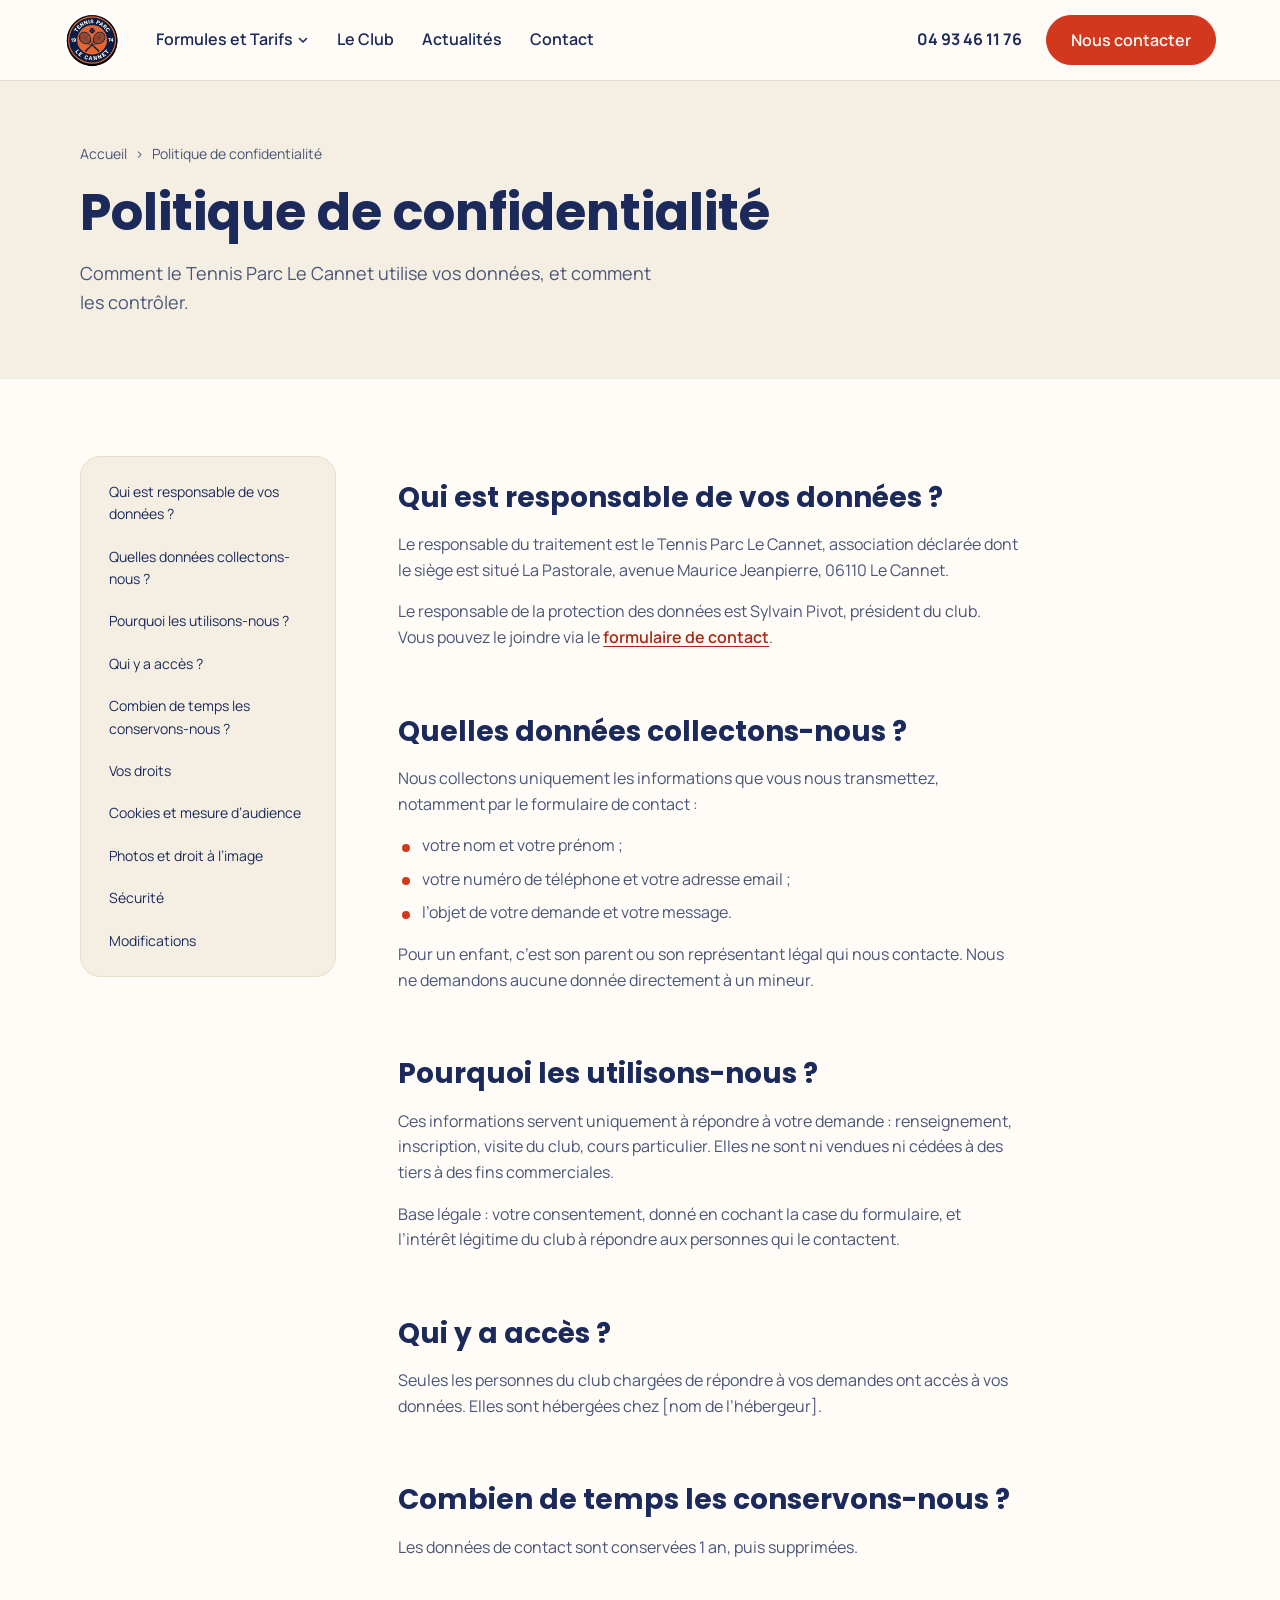
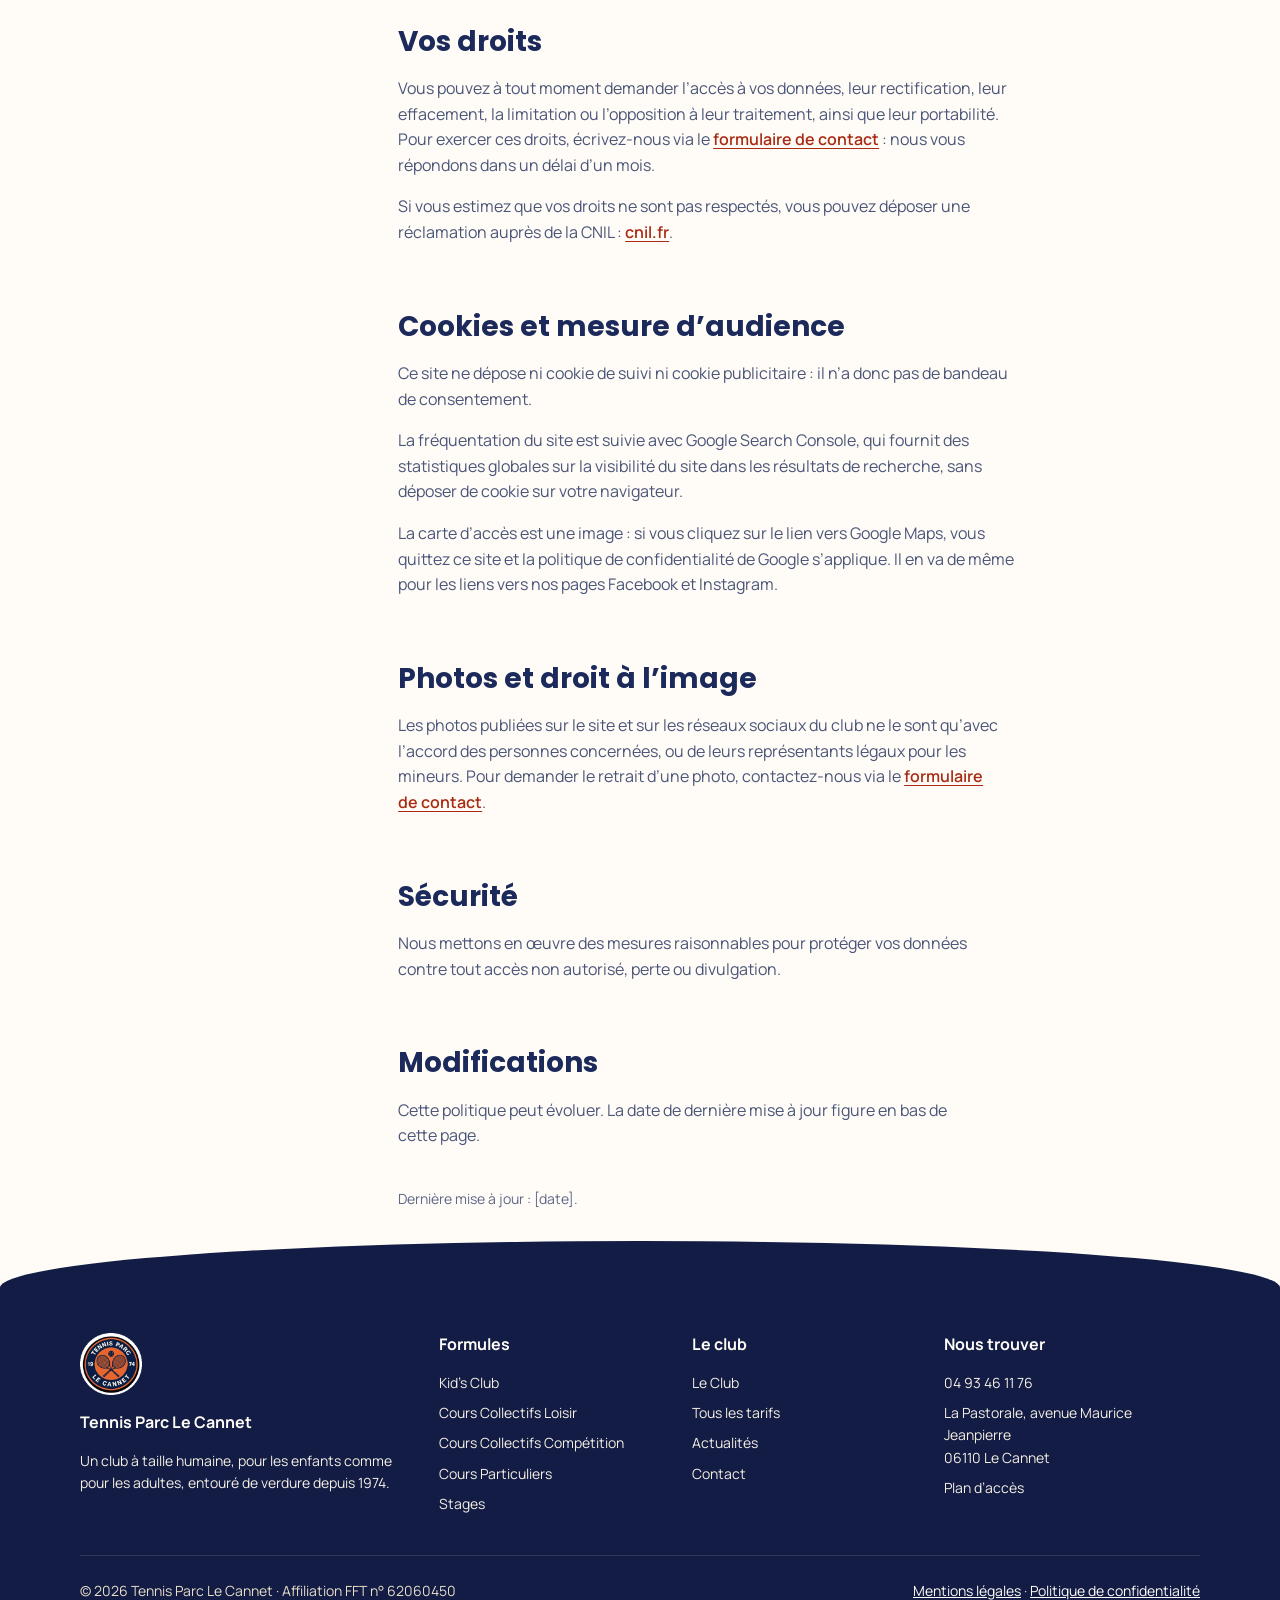
<file: confidentialite.html>
<!DOCTYPE html>
<html lang="fr">
<head>
<meta charset="utf-8">
<meta name="viewport" content="width=device-width, initial-scale=1">
<title>Politique de confidentialité · Tennis Parc Le Cannet</title>
<meta name="description" content="Politique de confidentialité du Tennis Parc Le Cannet : données collectées, finalités, durée de conservation, droits et cookies.">
<link rel="icon" href="assets/img/logo-tplc.png">
<link rel="preconnect" href="https://fonts.googleapis.com">
<link rel="preconnect" href="https://fonts.gstatic.com" crossorigin>
<link rel="stylesheet" href="https://fonts.googleapis.com/css2?family=Manrope:wght@400;600;700&family=Poppins:wght@700&display=swap">
<link rel="stylesheet" href="css/tplc.css">
</head>
<body>
<a class="skip-link btn-solid" href="#contenu">Aller au contenu</a>
<header class="site-header">
  <div class="header-inner boxed-l flex-row flex-align-center gap-24">
    <a class="logo" href="index.html"><img src="assets/img/logo-tplc.png" alt="Tennis Parc Le Cannet, retour à l’accueil" width="56" height="56"></a>
    <input class="nav-toggle" type="checkbox" id="nav-toggle" aria-label="Ouvrir ou fermer le menu">
    <a class="header-tel" href="tel:+33493461176">04 93 46 11 76</a>
    <label class="burger" for="nav-toggle" aria-hidden="true"><span></span></label>
    <nav class="nav" aria-label="Menu principal">
      <ul class="nav-list">
        <li class="nav-item has-drop">
          <button class="nav-link nav-link-drop" type="button" aria-haspopup="true">Formules et Tarifs <svg class="chevron" viewBox="0 0 12 12" aria-hidden="true"><path d="M2.5 4.5 6 8l3.5-3.5" fill="none" stroke="currentColor" stroke-width="1.6" stroke-linecap="round" stroke-linejoin="round"/></svg></button>
          <ul class="nav-drop">
            <li><a href="kids-club.html">Kid’s Club</a></li>
<li><a href="loisir.html">Cours Collectifs Loisir</a></li>
<li><a href="competition.html">Cours Collectifs Compétition</a></li>
<li><a href="particuliers.html">Cours Particuliers</a></li>
<li><a href="stages.html">Stages</a></li>
            <li class="nav-drop-sep"><a href="tarifs.html">Tous les tarifs</a></li>
          </ul>
        </li>
        <li class="nav-item"><a class="nav-link" href="club.html">Le Club</a></li>
        <li class="nav-item"><a class="nav-link" href="actualites.html">Actualités</a></li>
        <li class="nav-item"><a class="nav-link" href="contact.html">Contact</a></li>
      </ul>
      <div class="nav-actions flex-row flex-align-center gap-24">
        <a class="nav-tel" href="tel:+33493461176">04 93 46 11 76</a>
        <a class="btn-solid" href="contact.html">Nous contacter</a>
      </div>
    </nav>
  </div>
</header>
<main id="contenu">

<section class="bg-light-2 boxed-m pad-tb-64 flex-column gap-16">
  <nav class="breadcrumb body-s" aria-label="Fil d’Ariane"><ol><li><a href="index.html">Accueil</a></li><li aria-current="page">Politique de confidentialité</li></ol></nav>
  <h1 class="title-3 heading-on-light rise">Politique de confidentialité</h1>
  <p class="body-l measure rise-2">Comment le Tennis Parc Le Cannet utilise vos données, et comment les contrôler.</p>
</section>
<section class="bg-light-1 boxed-m pad-tb-80">
  <div class="legal-layout">
    <nav class="toc sticky-top card-alt pad-16" aria-label="Sommaire"><ol><li><a class="body-s heading-on-light" href="#s1">Qui est responsable de vos données ?</a></li><li><a class="body-s heading-on-light" href="#s2">Quelles données collectons-nous ?</a></li><li><a class="body-s heading-on-light" href="#s3">Pourquoi les utilisons-nous ?</a></li><li><a class="body-s heading-on-light" href="#s4">Qui y a accès ?</a></li><li><a class="body-s heading-on-light" href="#s5">Combien de temps les conservons-nous ?</a></li><li><a class="body-s heading-on-light" href="#s6">Vos droits</a></li><li><a class="body-s heading-on-light" href="#s7">Cookies et mesure d’audience</a></li><li><a class="body-s heading-on-light" href="#s8">Photos et droit à l’image</a></li><li><a class="body-s heading-on-light" href="#s9">Sécurité</a></li><li><a class="body-s heading-on-light" href="#s10">Modifications</a></li></ol></nav>
    <div class="flex-column gap-40 measure body-m">
<section id="s1" class="legal-section prose"><h2 class="title-5 heading-on-light">Qui est responsable de vos données ?</h2><p>Le responsable du traitement est le Tennis Parc Le Cannet, association déclarée dont le siège est situé La Pastorale, avenue Maurice Jeanpierre, 06110 Le Cannet.</p><p>Le responsable de la protection des données est Sylvain Pivot, président du club. Vous pouvez le joindre via le <a class="text-link link-on-light" href="contact.html#formulaire">formulaire de contact</a>.</p></section>
<section id="s2" class="legal-section prose"><h2 class="title-5 heading-on-light">Quelles données collectons-nous ?</h2><p>Nous collectons uniquement les informations que vous nous transmettez, notamment par le formulaire de contact :</p><ul><li>votre nom et votre prénom ;</li><li>votre numéro de téléphone et votre adresse email ;</li><li>l’objet de votre demande et votre message.</li></ul><p>Pour un enfant, c’est son parent ou son représentant légal qui nous contacte. Nous ne demandons aucune donnée directement à un mineur.</p></section>
<section id="s3" class="legal-section prose"><h2 class="title-5 heading-on-light">Pourquoi les utilisons-nous ?</h2><p>Ces informations servent uniquement à répondre à votre demande : renseignement, inscription, visite du club, cours particulier. Elles ne sont ni vendues ni cédées à des tiers à des fins commerciales.</p><p>Base légale : votre consentement, donné en cochant la case du formulaire, et l’intérêt légitime du club à répondre aux personnes qui le contactent.</p></section>
<section id="s4" class="legal-section prose"><h2 class="title-5 heading-on-light">Qui y a accès ?</h2><p>Seules les personnes du club chargées de répondre à vos demandes ont accès à vos données. Elles sont hébergées chez [nom de l’hébergeur].</p></section>
<section id="s5" class="legal-section prose"><h2 class="title-5 heading-on-light">Combien de temps les conservons-nous ?</h2><p>Les données de contact sont conservées 1 an, puis supprimées.</p></section>
<section id="s6" class="legal-section prose"><h2 class="title-5 heading-on-light">Vos droits</h2><p>Vous pouvez à tout moment demander l’accès à vos données, leur rectification, leur effacement, la limitation ou l’opposition à leur traitement, ainsi que leur portabilité. Pour exercer ces droits, écrivez-nous via le <a class="text-link link-on-light" href="contact.html#formulaire">formulaire de contact</a> : nous vous répondons dans un délai d’un mois.</p><p>Si vous estimez que vos droits ne sont pas respectés, vous pouvez déposer une réclamation auprès de la CNIL : <a class="text-link link-on-light" href="https://www.cnil.fr">cnil.fr</a>.</p></section>
<section id="s7" class="legal-section prose"><h2 class="title-5 heading-on-light">Cookies et mesure d’audience</h2><p>Ce site ne dépose ni cookie de suivi ni cookie publicitaire : il n’a donc pas de bandeau de consentement.</p><p>La fréquentation du site est suivie avec Google Search Console, qui fournit des statistiques globales sur la visibilité du site dans les résultats de recherche, sans déposer de cookie sur votre navigateur.</p><p>La carte d’accès est une image : si vous cliquez sur le lien vers Google Maps, vous quittez ce site et la politique de confidentialité de Google s’applique. Il en va de même pour les liens vers nos pages Facebook et Instagram.</p></section>
<section id="s8" class="legal-section prose"><h2 class="title-5 heading-on-light">Photos et droit à l’image</h2><p>Les photos publiées sur le site et sur les réseaux sociaux du club ne le sont qu’avec l’accord des personnes concernées, ou de leurs représentants légaux pour les mineurs. Pour demander le retrait d’une photo, contactez-nous via le <a class="text-link link-on-light" href="contact.html#formulaire">formulaire de contact</a>.</p></section>
<section id="s9" class="legal-section prose"><h2 class="title-5 heading-on-light">Sécurité</h2><p>Nous mettons en œuvre des mesures raisonnables pour protéger vos données contre tout accès non autorisé, perte ou divulgation.</p></section>
<section id="s10" class="legal-section prose"><h2 class="title-5 heading-on-light">Modifications</h2><p>Cette politique peut évoluer. La date de dernière mise à jour figure en bas de cette page.</p></section>
      <p class="body-s detail-on-light">Dernière mise à jour : [date].</p>
    </div>
  </div>
</section>

</main>
<footer class="site-footer curve-top body-on-dark">
  <div class="boxed-m pad-tb-96 flex-column gap-40">
    <div class="footer-grid">
      <div class="flex-column gap-16">
        <img class="footer-logo" src="assets/img/logo-tplc.png" alt="" width="64" height="64">
        <p class="body-strong-m heading-on-dark">Tennis Parc Le Cannet</p>
        <p class="body-s measure-s">Un club à taille humaine, pour les enfants comme pour les adultes, entouré de verdure depuis 1974.</p>
      </div>
      <div class="flex-column gap-16">
        <p class="body-strong-m heading-on-dark">Formules</p>
        <ul class="footer-links body-s"><li><a href="kids-club.html">Kid’s Club</a></li>
<li><a href="loisir.html">Cours Collectifs Loisir</a></li>
<li><a href="competition.html">Cours Collectifs Compétition</a></li>
<li><a href="particuliers.html">Cours Particuliers</a></li>
<li><a href="stages.html">Stages</a></li></ul>
      </div>
      <div class="flex-column gap-16">
        <p class="body-strong-m heading-on-dark">Le club</p>
        <ul class="footer-links body-s">
          <li><a href="club.html">Le Club</a></li>
          <li><a href="tarifs.html">Tous les tarifs</a></li>
          <li><a href="actualites.html">Actualités</a></li>
          <li><a href="contact.html">Contact</a></li>
        </ul>
      </div>
      <div class="flex-column gap-16">
        <p class="body-strong-m heading-on-dark">Nous trouver</p>
        <ul class="footer-links body-s">
          <li><a href="tel:+33493461176">04 93 46 11 76</a></li>
          <li>La Pastorale, avenue Maurice Jeanpierre<br>06110 Le Cannet</li>
          <li><a href="contact.html#venir">Plan d’accès</a></li>
        </ul>
      </div>
    </div>
    <div class="footer-bottom pad-tb-24 flex-row flex-wrap flex-justify-between gap-12 body-s detail-on-dark">
      <p>© 2026 Tennis Parc Le Cannet · Affiliation FFT n° 62060450</p>
      <p><a class="link-on-dark" href="mentions-legales.html">Mentions légales</a> · <a class="link-on-dark" href="confidentialite.html">Politique de confidentialité</a></p>
    </div>
  </div>
</footer>

</body>
</html>
</file>
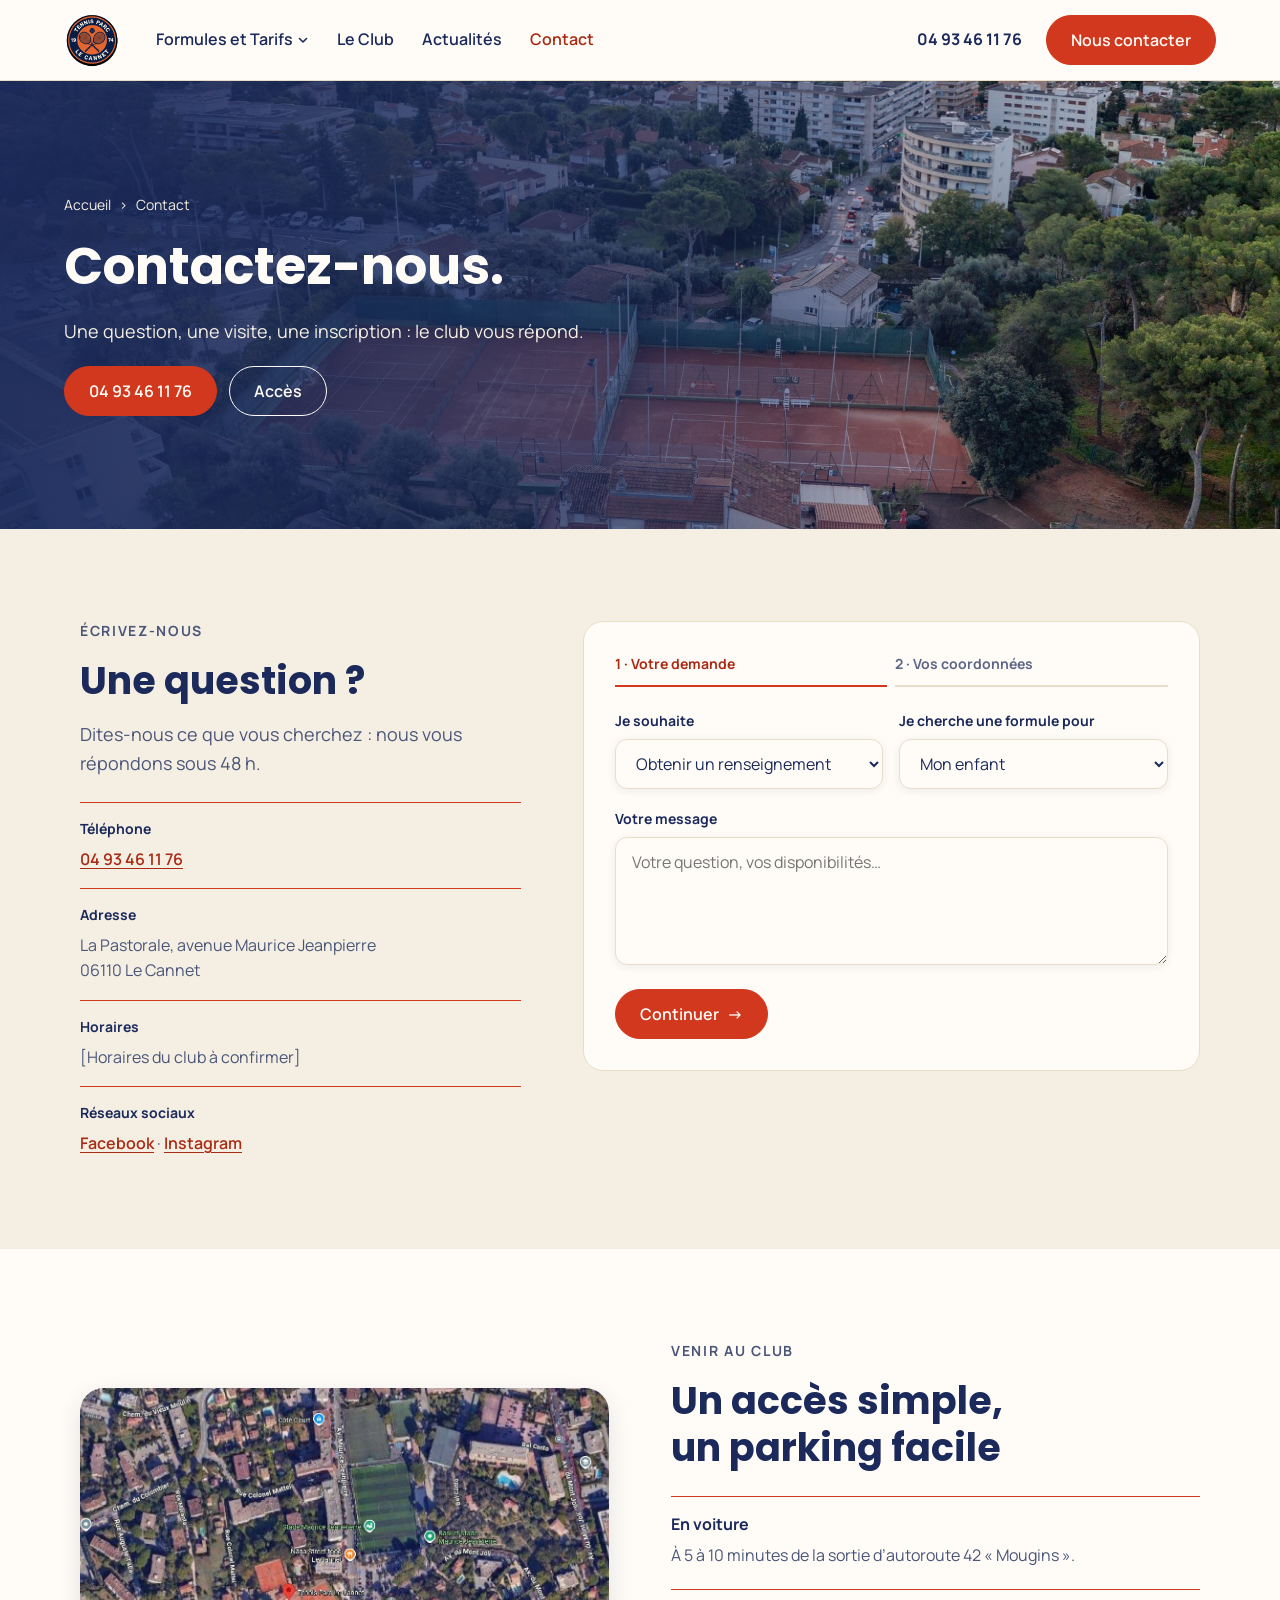
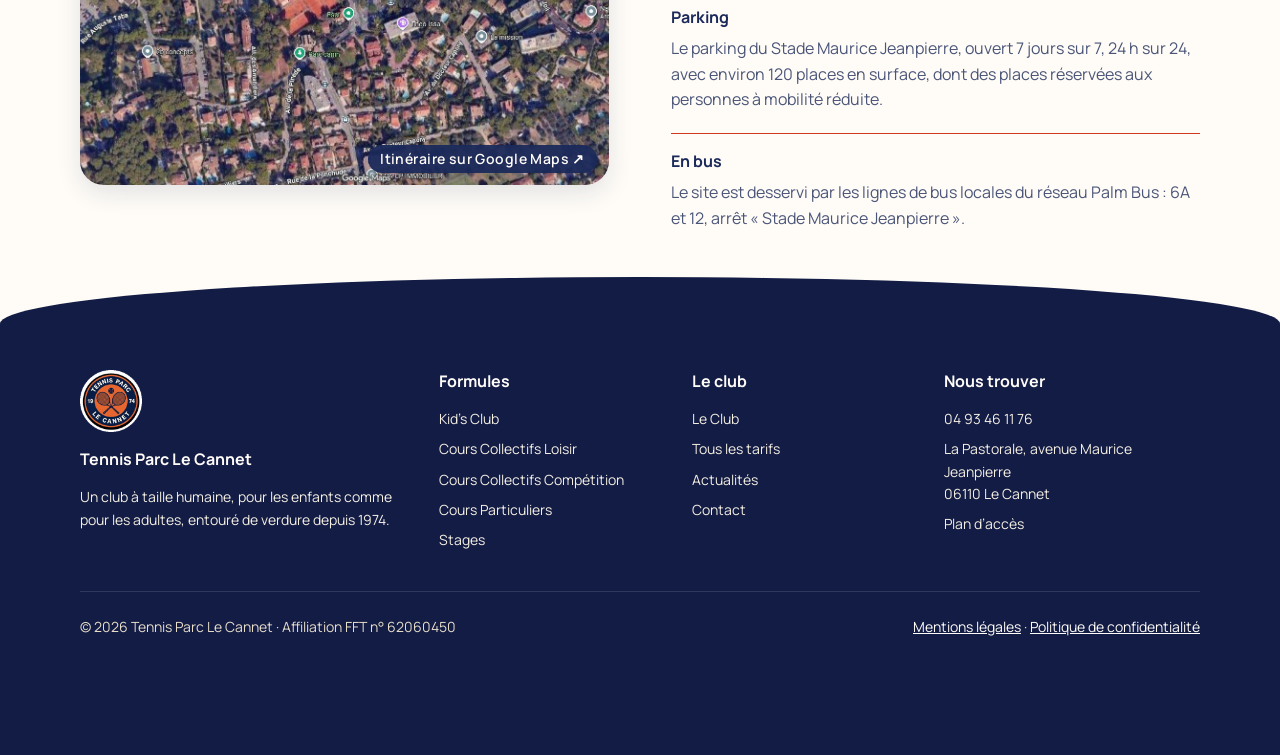
<file: contact.html>
<!DOCTYPE html>
<html lang="fr">
<head>
<meta charset="utf-8">
<meta name="viewport" content="width=device-width, initial-scale=1">
<title>Contact et accès · Tennis Parc Le Cannet</title>
<meta name="description" content="Contactez le Tennis Parc Le Cannet : téléphone, formulaire, adresse et accès en voiture, parking ou bus, avenue Maurice Jeanpierre au Cannet.">
<link rel="icon" href="assets/img/logo-tplc.png">
<link rel="preconnect" href="https://fonts.googleapis.com">
<link rel="preconnect" href="https://fonts.gstatic.com" crossorigin>
<link rel="stylesheet" href="https://fonts.googleapis.com/css2?family=Manrope:wght@400;600;700&family=Poppins:wght@700&display=swap">
<link rel="stylesheet" href="css/tplc.css">
</head>
<body>
<a class="skip-link btn-solid" href="#contenu">Aller au contenu</a>
<header class="site-header">
  <div class="header-inner boxed-l flex-row flex-align-center gap-24">
    <a class="logo" href="index.html"><img src="assets/img/logo-tplc.png" alt="Tennis Parc Le Cannet, retour à l’accueil" width="56" height="56"></a>
    <input class="nav-toggle" type="checkbox" id="nav-toggle" aria-label="Ouvrir ou fermer le menu">
    <a class="header-tel" href="tel:+33493461176">04 93 46 11 76</a>
    <label class="burger" for="nav-toggle" aria-hidden="true"><span></span></label>
    <nav class="nav" aria-label="Menu principal">
      <ul class="nav-list">
        <li class="nav-item has-drop">
          <button class="nav-link nav-link-drop" type="button" aria-haspopup="true">Formules et Tarifs <svg class="chevron" viewBox="0 0 12 12" aria-hidden="true"><path d="M2.5 4.5 6 8l3.5-3.5" fill="none" stroke="currentColor" stroke-width="1.6" stroke-linecap="round" stroke-linejoin="round"/></svg></button>
          <ul class="nav-drop">
            <li><a href="kids-club.html">Kid’s Club</a></li>
<li><a href="loisir.html">Cours Collectifs Loisir</a></li>
<li><a href="competition.html">Cours Collectifs Compétition</a></li>
<li><a href="particuliers.html">Cours Particuliers</a></li>
<li><a href="stages.html">Stages</a></li>
            <li class="nav-drop-sep"><a href="tarifs.html">Tous les tarifs</a></li>
          </ul>
        </li>
        <li class="nav-item"><a class="nav-link" href="club.html">Le Club</a></li>
        <li class="nav-item"><a class="nav-link" href="actualites.html">Actualités</a></li>
        <li class="nav-item"><a class="nav-link" href="contact.html" aria-current="page">Contact</a></li>
      </ul>
      <div class="nav-actions flex-row flex-align-center gap-24">
        <a class="nav-tel" href="tel:+33493461176">04 93 46 11 76</a>
        <a class="btn-solid" href="contact.html">Nous contacter</a>
      </div>
    </nav>
  </div>
</header>
<main id="contenu">

<section class="hero-small">
  <img class="hero-bg" src="assets/img/vue-aerienne-paysage.jpg" alt="Le club vu du ciel, avec Cannes à l’horizon">
  <div class="hero-shade" aria-hidden="true"></div>
  <div class="hero-content boxed-l pad-tb-96 flex-column gap-20 body-on-dark">
    <div class="rise"><nav class="breadcrumb body-s" aria-label="Fil d’Ariane"><ol><li><a href="index.html">Accueil</a></li><li aria-current="page">Contact</li></ol></nav></div>
    <h1 class="title-3 heading-on-dark measure-title rise">Contactez-nous.</h1>
    <p class="body-l measure rise-2">Une question, une visite, une inscription : le club vous répond.</p>
    
    <div class="flex-row flex-wrap gap-12 rise-3"><a class="btn-solid" href="tel:+33493461176">04 93 46 11 76</a><a class="btn-outline-on-dark" href="#venir">Accès</a></div>
  </div>
</section>

<section id="formulaire" class="bg-light-2 boxed-m pad-tb-96">
  <div class="split-5-7">
    <div class="flex-column gap-24 reveal">
      <div class="flex-column gap-16">
        <p class="sub-title subtitle-on-light">Écrivez-nous</p>
        <h2 class="title-4 heading-on-light">Une question ?</h2>
        <p class="body-l">Dites-nous ce que vous cherchez : nous vous répondons sous 48 h.</p>
      </div>
      <dl class="flex-column gap-16">
        <div class="info-item"><dt class="body-strong-s heading-on-light">Téléphone</dt><dd class="body-m"><a class="text-link link-on-light nowrap" href="tel:+33493461176">04 93 46 11 76</a></dd></div>
        <div class="info-item"><dt class="body-strong-s heading-on-light">Adresse</dt><dd class="body-m">La Pastorale, avenue Maurice Jeanpierre<br>06110 Le Cannet</dd></div>
        <div class="info-item"><dt class="body-strong-s heading-on-light">Horaires</dt><dd class="body-m">[Horaires du club à confirmer]</dd></div>
        <div class="info-item"><dt class="body-strong-s heading-on-light">Réseaux sociaux</dt><dd class="body-m"><a class="text-link link-on-light" href="#">Facebook</a> · <a class="text-link link-on-light" href="#">Instagram</a></dd></div>
      </dl>
      
    </div>
    <div class="reveal">
      <div class="form-wrap">
  <div id="merci-contact" class="form-success card pad-32 gap-16" role="status">
    <span class="icon-badge" aria-hidden="true"><svg viewBox="0 0 20 20"><path d="M5 10.5l3 3 7-7.5" fill="none" stroke="currentColor" stroke-width="2" stroke-linecap="round" stroke-linejoin="round"/></svg></span>
    <p class="title-5 heading-on-light">Merci, votre demande est bien partie.</p>
    <p class="body-m">Nous vous répondons sous 48 h. Si c’est urgent, appelez le club au <a class="text-link link-on-light nowrap" href="tel:+33493461176">04 93 46 11 76</a>.</p>
    <p><a class="text-link link-on-light" href="index.html">Retour à l’accueil</a></p>
  </div>
  <form class="form-steps card pad-32 flex-column gap-24" action="#merci-contact" method="get">
    <input class="step-radio" type="radio" name="etape-contact" id="contact-e1" checked aria-label="Étape 1 : votre demande">
    <input class="step-radio" type="radio" name="etape-contact" id="contact-e2" aria-label="Étape 2 : vos coordonnées">
    <ol class="form-progress body-strong-s">
      <li><label for="contact-e1">1 · Votre demande</label></li>
      <li><label for="contact-e2">2 · Vos coordonnées</label></li>
    </ol>
    <fieldset class="form-step form-step-1">
      <legend class="visually-hidden">Votre demande</legend>
      <div class="form-step-inner flex-column gap-24">
        <div class="form-grid">
<label class="field" for="contact-objet"><span class="body-strong-s heading-on-light">Je souhaite</span><select class="input" id="contact-objet" name="objet"><option>Obtenir un renseignement</option><option>Réserver un cours particulier</option><option>M’inscrire à une formule</option><option>Visiter le club</option><option>Autre</option></select></label>
<label class="field" for="contact-pour"><span class="body-strong-s heading-on-light">Je cherche une formule pour</span><select class="input" id="contact-pour" name="pour"><option>Mon enfant</option><option>Moi-même</option><option>Toute la famille</option></select></label>
<label class="field field-full" for="contact-message"><span class="body-strong-s heading-on-light">Votre message</span><textarea class="input" id="contact-message" name="message" rows="4" placeholder="Votre question, vos disponibilités…"></textarea></label>
        </div>
        <p><label class="btn-solid" for="contact-e2">Continuer <span class="arrow" aria-hidden="true">→</span></label></p>
      </div>
    </fieldset>
    <fieldset class="form-step form-step-2">
      <legend class="visually-hidden">Vos coordonnées</legend>
      <div class="form-step-inner flex-column gap-24">
        <div class="form-grid">
          <label class="field field-full" for="contact-nom"><span class="body-strong-s heading-on-light">Nom et prénom</span><input class="input" id="contact-nom" name="nom" type="text" autocomplete="name" required><span class="field-error body-s">Indiquez votre nom pour que l’on puisse vous répondre.</span></label>
          <label class="field" for="contact-mail"><span class="body-strong-s heading-on-light">Email</span><input class="input" id="contact-mail" name="email" type="email" autocomplete="email" required><span class="field-error body-s">Vérifiez l’adresse email (exemple : prenom@mail.fr).</span></label>
          <label class="field" for="contact-tel"><span class="body-strong-s heading-on-light">Téléphone</span><input class="input" id="contact-tel" name="tel" type="tel" autocomplete="tel"></label>
          <label class="check field-full body-s" for="contact-rgpd"><input id="contact-rgpd" name="rgpd" type="checkbox" required><span>J’accepte que mes informations soient utilisées pour répondre à ma demande (<a class="text-link link-on-light" href="confidentialite.html">politique de confidentialité</a>). [Mention RGPD à confirmer]</span></label>
        </div>
        <div class="flex-row flex-wrap flex-align-center gap-24">
          <button class="btn-solid" type="submit">Envoyer ma demande</button>
          <span class="body-m"><label class="text-link link-on-light" for="contact-e1">Retour à l’étape 1</label></span>
        </div>
      </div>
    </fieldset>
  </form>
</div>
    </div>
  </div>
</section>

<section id="venir" class="bg-light-1 boxed-m pad-tb-96">
  <div class="split">
    <a class="map-link frame rounded-l shadow-m reveal" href="https://www.google.com/maps/search/?api=1&amp;query=Tennis+Parc+Le+Cannet" target="_blank" rel="noopener"><img class="img-fit ratio-4-3" src="assets/img/carte-acces.jpg" alt="Plan d’accès au Tennis Parc Le Cannet, avenue Maurice Jeanpierre" loading="lazy" decoding="async"><span class="map-pin badge-4">Itinéraire sur Google Maps ↗</span></a>
    <div class="flex-column gap-24 reveal">
      <div class="measure-head flex-column gap-16 reveal">
    <p class="sub-title subtitle-on-light">Venir au club</p>
    <h2 class="title-4 heading-on-light">Un accès simple, un parking facile</h2>
  </div>
      <dl class="flex-column gap-20">
        <div class="info-item"><dt class="body-strong-m heading-on-light">En voiture</dt><dd class="body-m">À 5 à 10 minutes de la sortie d’autoroute 42 « Mougins ».</dd></div>
        <div class="info-item"><dt class="body-strong-m heading-on-light">Parking</dt><dd class="body-m">Le parking du Stade Maurice Jeanpierre, ouvert 7 jours sur 7, 24 h sur 24, avec environ 120 places en surface, dont des places réservées aux personnes à mobilité réduite.</dd></div>
        <div class="info-item"><dt class="body-strong-m heading-on-light">En bus</dt><dd class="body-m">Le site est desservi par les lignes de bus locales du réseau Palm Bus : 6A et 12, arrêt « Stade Maurice Jeanpierre ».</dd></div>
      </dl>
    </div>
  </div>
</section>

</main>
<footer class="site-footer curve-top body-on-dark">
  <div class="boxed-m pad-tb-96 flex-column gap-40">
    <div class="footer-grid">
      <div class="flex-column gap-16">
        <img class="footer-logo" src="assets/img/logo-tplc.png" alt="" width="64" height="64">
        <p class="body-strong-m heading-on-dark">Tennis Parc Le Cannet</p>
        <p class="body-s measure-s">Un club à taille humaine, pour les enfants comme pour les adultes, entouré de verdure depuis 1974.</p>
      </div>
      <div class="flex-column gap-16">
        <p class="body-strong-m heading-on-dark">Formules</p>
        <ul class="footer-links body-s"><li><a href="kids-club.html">Kid’s Club</a></li>
<li><a href="loisir.html">Cours Collectifs Loisir</a></li>
<li><a href="competition.html">Cours Collectifs Compétition</a></li>
<li><a href="particuliers.html">Cours Particuliers</a></li>
<li><a href="stages.html">Stages</a></li></ul>
      </div>
      <div class="flex-column gap-16">
        <p class="body-strong-m heading-on-dark">Le club</p>
        <ul class="footer-links body-s">
          <li><a href="club.html">Le Club</a></li>
          <li><a href="tarifs.html">Tous les tarifs</a></li>
          <li><a href="actualites.html">Actualités</a></li>
          <li><a href="contact.html">Contact</a></li>
        </ul>
      </div>
      <div class="flex-column gap-16">
        <p class="body-strong-m heading-on-dark">Nous trouver</p>
        <ul class="footer-links body-s">
          <li><a href="tel:+33493461176">04 93 46 11 76</a></li>
          <li>La Pastorale, avenue Maurice Jeanpierre<br>06110 Le Cannet</li>
          <li><a href="contact.html#venir">Plan d’accès</a></li>
        </ul>
      </div>
    </div>
    <div class="footer-bottom pad-tb-24 flex-row flex-wrap flex-justify-between gap-12 body-s detail-on-dark">
      <p>© 2026 Tennis Parc Le Cannet · Affiliation FFT n° 62060450</p>
      <p><a class="link-on-dark" href="mentions-legales.html">Mentions légales</a> · <a class="link-on-dark" href="confidentialite.html">Politique de confidentialité</a></p>
    </div>
  </div>
</footer>

</body>
</html>
</file>
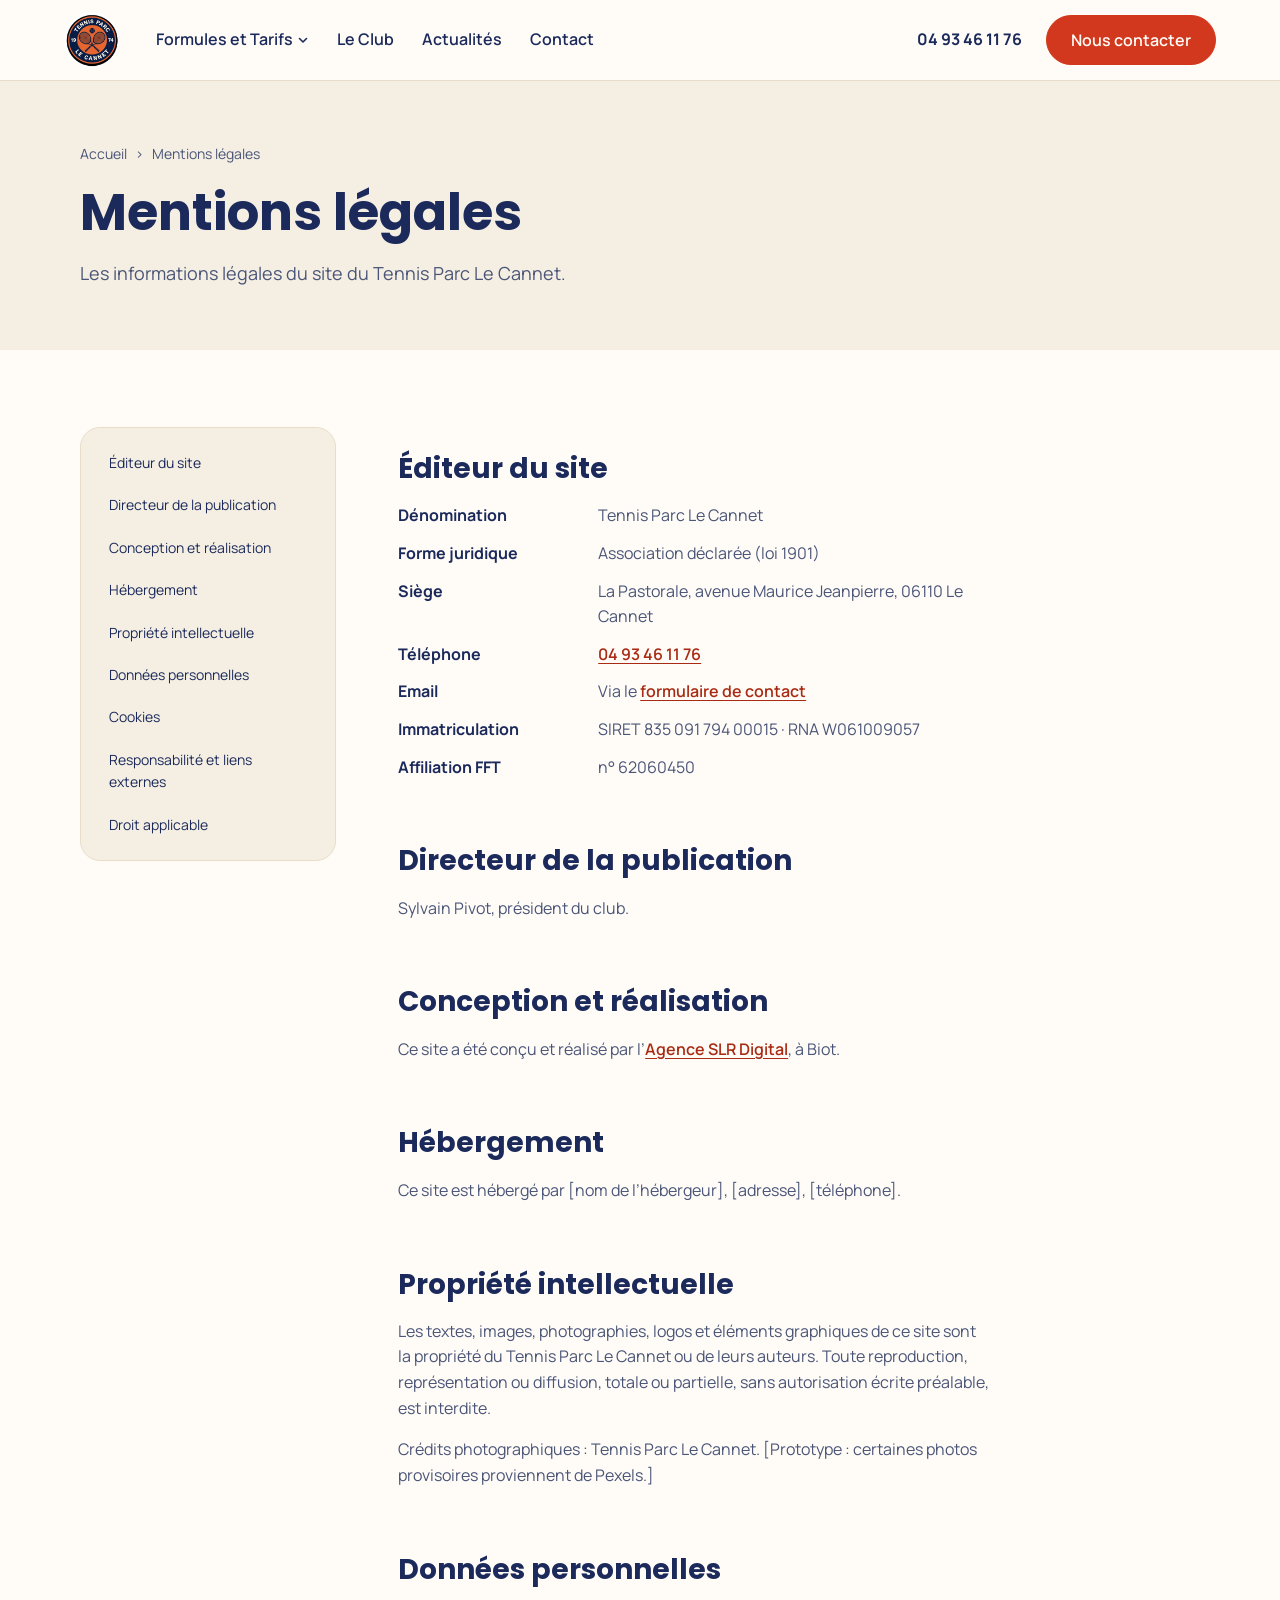
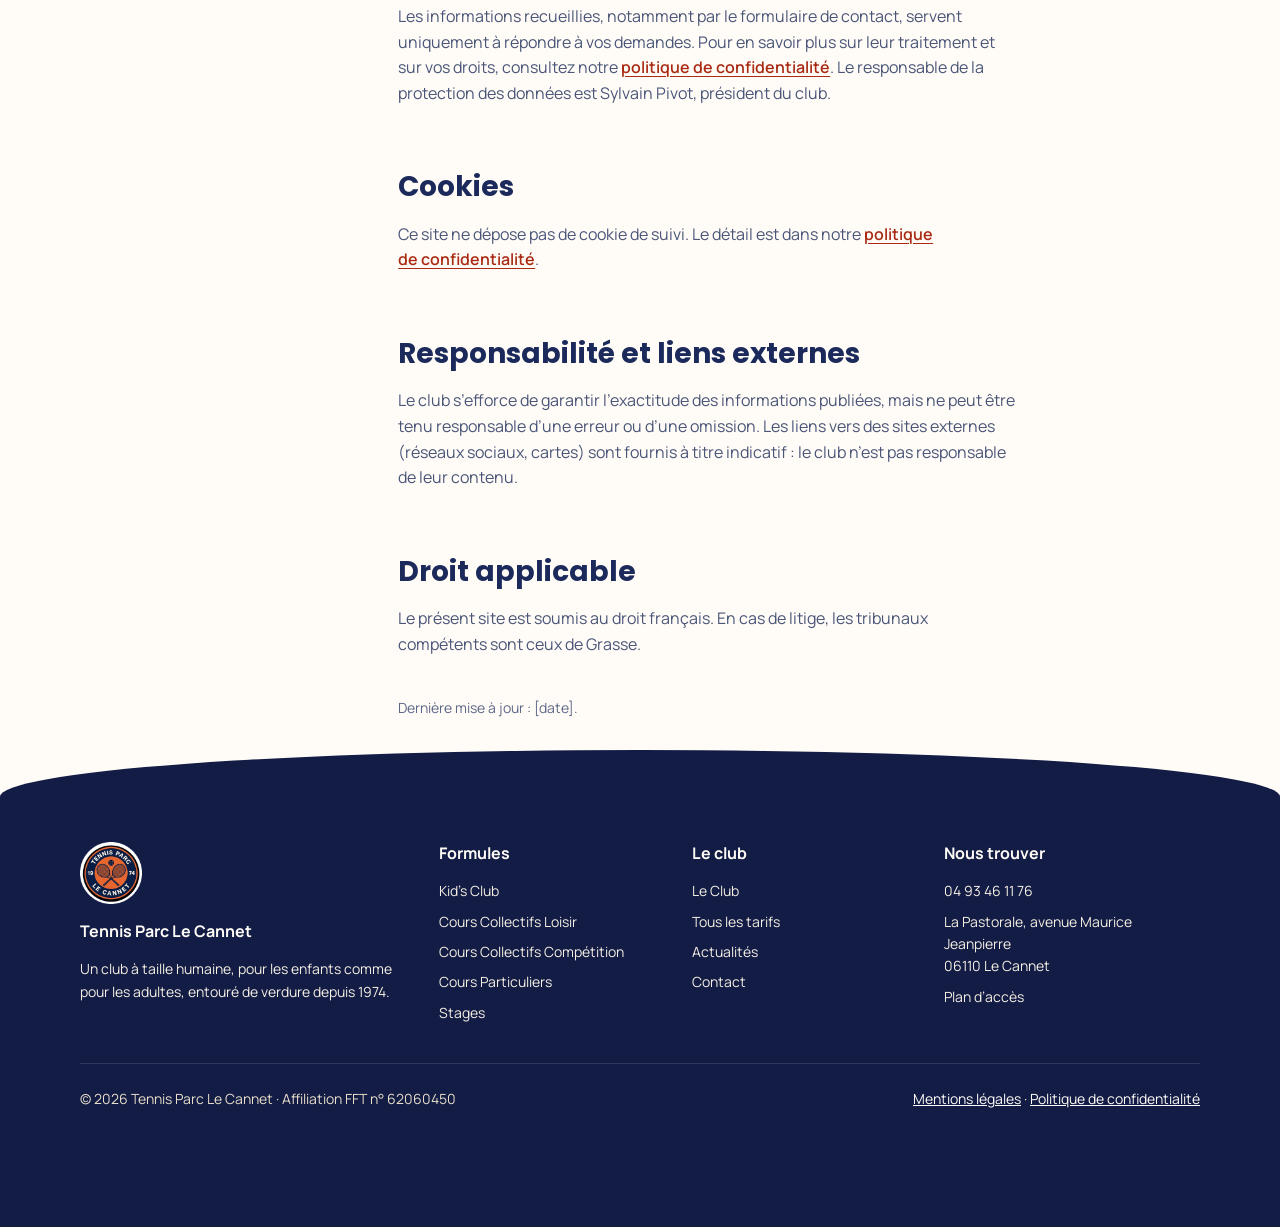
<file: mentions-legales.html>
<!DOCTYPE html>
<html lang="fr">
<head>
<meta charset="utf-8">
<meta name="viewport" content="width=device-width, initial-scale=1">
<title>Mentions légales · Tennis Parc Le Cannet</title>
<meta name="description" content="Mentions légales du site du Tennis Parc Le Cannet : éditeur, hébergement, propriété intellectuelle et données personnelles.">
<link rel="icon" href="assets/img/logo-tplc.png">
<link rel="preconnect" href="https://fonts.googleapis.com">
<link rel="preconnect" href="https://fonts.gstatic.com" crossorigin>
<link rel="stylesheet" href="https://fonts.googleapis.com/css2?family=Manrope:wght@400;600;700&family=Poppins:wght@700&display=swap">
<link rel="stylesheet" href="css/tplc.css">
</head>
<body>
<a class="skip-link btn-solid" href="#contenu">Aller au contenu</a>
<header class="site-header">
  <div class="header-inner boxed-l flex-row flex-align-center gap-24">
    <a class="logo" href="index.html"><img src="assets/img/logo-tplc.png" alt="Tennis Parc Le Cannet, retour à l’accueil" width="56" height="56"></a>
    <input class="nav-toggle" type="checkbox" id="nav-toggle" aria-label="Ouvrir ou fermer le menu">
    <a class="header-tel" href="tel:+33493461176">04 93 46 11 76</a>
    <label class="burger" for="nav-toggle" aria-hidden="true"><span></span></label>
    <nav class="nav" aria-label="Menu principal">
      <ul class="nav-list">
        <li class="nav-item has-drop">
          <button class="nav-link nav-link-drop" type="button" aria-haspopup="true">Formules et Tarifs <svg class="chevron" viewBox="0 0 12 12" aria-hidden="true"><path d="M2.5 4.5 6 8l3.5-3.5" fill="none" stroke="currentColor" stroke-width="1.6" stroke-linecap="round" stroke-linejoin="round"/></svg></button>
          <ul class="nav-drop">
            <li><a href="kids-club.html">Kid’s Club</a></li>
<li><a href="loisir.html">Cours Collectifs Loisir</a></li>
<li><a href="competition.html">Cours Collectifs Compétition</a></li>
<li><a href="particuliers.html">Cours Particuliers</a></li>
<li><a href="stages.html">Stages</a></li>
            <li class="nav-drop-sep"><a href="tarifs.html">Tous les tarifs</a></li>
          </ul>
        </li>
        <li class="nav-item"><a class="nav-link" href="club.html">Le Club</a></li>
        <li class="nav-item"><a class="nav-link" href="actualites.html">Actualités</a></li>
        <li class="nav-item"><a class="nav-link" href="contact.html">Contact</a></li>
      </ul>
      <div class="nav-actions flex-row flex-align-center gap-24">
        <a class="nav-tel" href="tel:+33493461176">04 93 46 11 76</a>
        <a class="btn-solid" href="contact.html">Nous contacter</a>
      </div>
    </nav>
  </div>
</header>
<main id="contenu">

<section class="bg-light-2 boxed-m pad-tb-64 flex-column gap-16">
  <nav class="breadcrumb body-s" aria-label="Fil d’Ariane"><ol><li><a href="index.html">Accueil</a></li><li aria-current="page">Mentions légales</li></ol></nav>
  <h1 class="title-3 heading-on-light rise">Mentions légales</h1>
  <p class="body-l measure rise-2">Les informations légales du site du Tennis Parc Le Cannet.</p>
</section>
<section class="bg-light-1 boxed-m pad-tb-80">
  <div class="legal-layout">
    <nav class="toc sticky-top card-alt pad-16" aria-label="Sommaire"><ol><li><a class="body-s heading-on-light" href="#s1">Éditeur du site</a></li><li><a class="body-s heading-on-light" href="#s2">Directeur de la publication</a></li><li><a class="body-s heading-on-light" href="#s3">Conception et réalisation</a></li><li><a class="body-s heading-on-light" href="#s4">Hébergement</a></li><li><a class="body-s heading-on-light" href="#s5">Propriété intellectuelle</a></li><li><a class="body-s heading-on-light" href="#s6">Données personnelles</a></li><li><a class="body-s heading-on-light" href="#s7">Cookies</a></li><li><a class="body-s heading-on-light" href="#s8">Responsabilité et liens externes</a></li><li><a class="body-s heading-on-light" href="#s9">Droit applicable</a></li></ol></nav>
    <div class="flex-column gap-40 measure body-m">
<section id="s1" class="legal-section prose"><h2 class="title-5 heading-on-light">Éditeur du site</h2><dl class="def-list body-m">
          <dt>Dénomination</dt><dd>Tennis Parc Le Cannet</dd>
          <dt>Forme juridique</dt><dd>Association déclarée (loi 1901)</dd>
          <dt>Siège</dt><dd>La Pastorale, avenue Maurice Jeanpierre, 06110 Le Cannet</dd>
          <dt>Téléphone</dt><dd><a class="text-link link-on-light nowrap" href="tel:+33493461176">04 93 46 11 76</a></dd>
          <dt>Email</dt><dd>Via le <a class="text-link link-on-light" href="contact.html#formulaire">formulaire de contact</a></dd>
          <dt>Immatriculation</dt><dd>SIRET 835 091 794 00015 · RNA W061009057</dd>
          <dt>Affiliation FFT</dt><dd>n° 62060450</dd>
        </dl></section>
<section id="s2" class="legal-section prose"><h2 class="title-5 heading-on-light">Directeur de la publication</h2><p>Sylvain Pivot, président du club.</p></section>
<section id="s3" class="legal-section prose"><h2 class="title-5 heading-on-light">Conception et réalisation</h2><p>Ce site a été conçu et réalisé par l’<a class="text-link link-on-light" href="https://agence-slrdigital.fr">Agence SLR Digital</a>, à Biot.</p></section>
<section id="s4" class="legal-section prose"><h2 class="title-5 heading-on-light">Hébergement</h2><p>Ce site est hébergé par [nom de l’hébergeur], [adresse], [téléphone].</p></section>
<section id="s5" class="legal-section prose"><h2 class="title-5 heading-on-light">Propriété intellectuelle</h2><p>Les textes, images, photographies, logos et éléments graphiques de ce site sont la propriété du Tennis Parc Le Cannet ou de leurs auteurs. Toute reproduction, représentation ou diffusion, totale ou partielle, sans autorisation écrite préalable, est interdite.</p><p>Crédits photographiques : Tennis Parc Le Cannet. [Prototype : certaines photos provisoires proviennent de Pexels.]</p></section>
<section id="s6" class="legal-section prose"><h2 class="title-5 heading-on-light">Données personnelles</h2><p>Les informations recueillies, notamment par le formulaire de contact, servent uniquement à répondre à vos demandes. Pour en savoir plus sur leur traitement et sur vos droits, consultez notre <a class="text-link link-on-light" href="confidentialite.html">politique de confidentialité</a>. Le responsable de la protection des données est Sylvain Pivot, président du club.</p></section>
<section id="s7" class="legal-section prose"><h2 class="title-5 heading-on-light">Cookies</h2><p>Ce site ne dépose pas de cookie de suivi. Le détail est dans notre <a class="text-link link-on-light" href="confidentialite.html">politique de confidentialité</a>.</p></section>
<section id="s8" class="legal-section prose"><h2 class="title-5 heading-on-light">Responsabilité et liens externes</h2><p>Le club s’efforce de garantir l’exactitude des informations publiées, mais ne peut être tenu responsable d’une erreur ou d’une omission. Les liens vers des sites externes (réseaux sociaux, cartes) sont fournis à titre indicatif : le club n’est pas responsable de leur contenu.</p></section>
<section id="s9" class="legal-section prose"><h2 class="title-5 heading-on-light">Droit applicable</h2><p>Le présent site est soumis au droit français. En cas de litige, les tribunaux compétents sont ceux de Grasse.</p></section>
      <p class="body-s detail-on-light">Dernière mise à jour : [date].</p>
    </div>
  </div>
</section>

</main>
<footer class="site-footer curve-top body-on-dark">
  <div class="boxed-m pad-tb-96 flex-column gap-40">
    <div class="footer-grid">
      <div class="flex-column gap-16">
        <img class="footer-logo" src="assets/img/logo-tplc.png" alt="" width="64" height="64">
        <p class="body-strong-m heading-on-dark">Tennis Parc Le Cannet</p>
        <p class="body-s measure-s">Un club à taille humaine, pour les enfants comme pour les adultes, entouré de verdure depuis 1974.</p>
      </div>
      <div class="flex-column gap-16">
        <p class="body-strong-m heading-on-dark">Formules</p>
        <ul class="footer-links body-s"><li><a href="kids-club.html">Kid’s Club</a></li>
<li><a href="loisir.html">Cours Collectifs Loisir</a></li>
<li><a href="competition.html">Cours Collectifs Compétition</a></li>
<li><a href="particuliers.html">Cours Particuliers</a></li>
<li><a href="stages.html">Stages</a></li></ul>
      </div>
      <div class="flex-column gap-16">
        <p class="body-strong-m heading-on-dark">Le club</p>
        <ul class="footer-links body-s">
          <li><a href="club.html">Le Club</a></li>
          <li><a href="tarifs.html">Tous les tarifs</a></li>
          <li><a href="actualites.html">Actualités</a></li>
          <li><a href="contact.html">Contact</a></li>
        </ul>
      </div>
      <div class="flex-column gap-16">
        <p class="body-strong-m heading-on-dark">Nous trouver</p>
        <ul class="footer-links body-s">
          <li><a href="tel:+33493461176">04 93 46 11 76</a></li>
          <li>La Pastorale, avenue Maurice Jeanpierre<br>06110 Le Cannet</li>
          <li><a href="contact.html#venir">Plan d’accès</a></li>
        </ul>
      </div>
    </div>
    <div class="footer-bottom pad-tb-24 flex-row flex-wrap flex-justify-between gap-12 body-s detail-on-dark">
      <p>© 2026 Tennis Parc Le Cannet · Affiliation FFT n° 62060450</p>
      <p><a class="link-on-dark" href="mentions-legales.html">Mentions légales</a> · <a class="link-on-dark" href="confidentialite.html">Politique de confidentialité</a></p>
    </div>
  </div>
</footer>

</body>
</html>
</file>
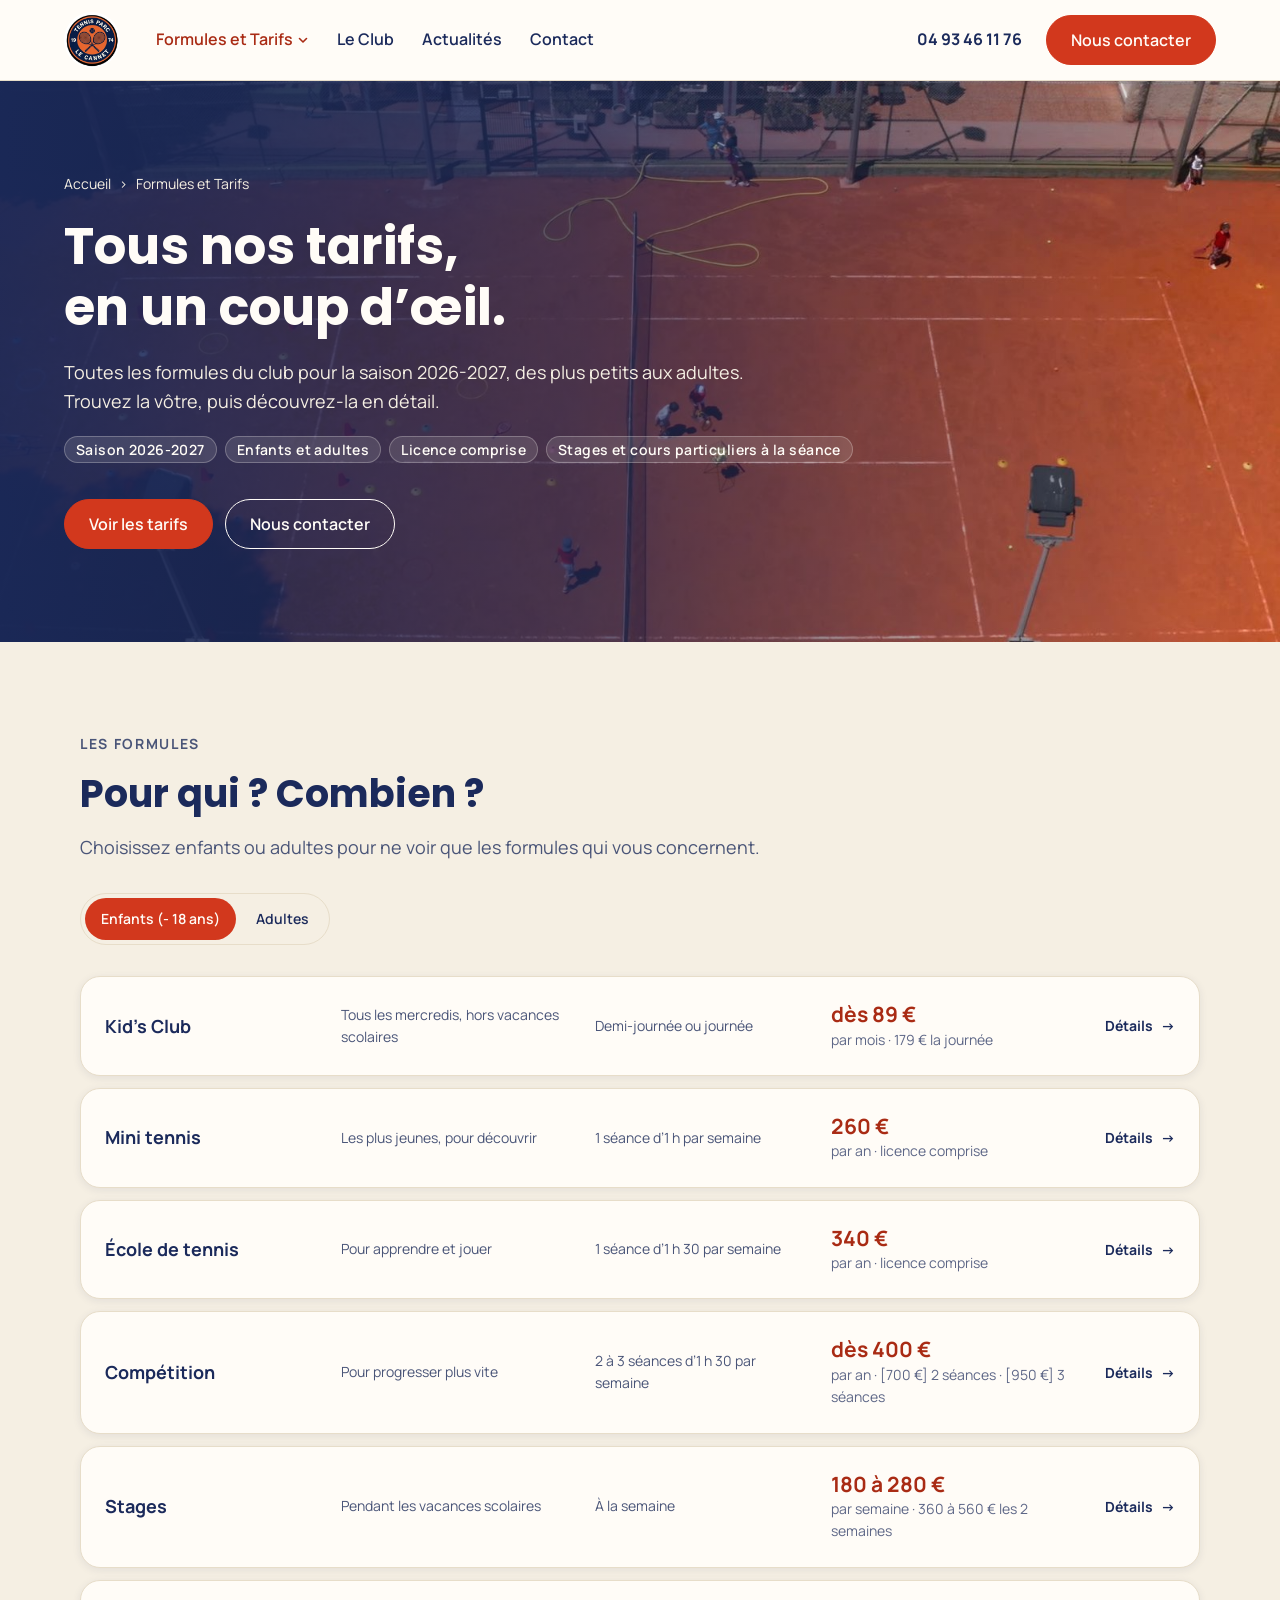
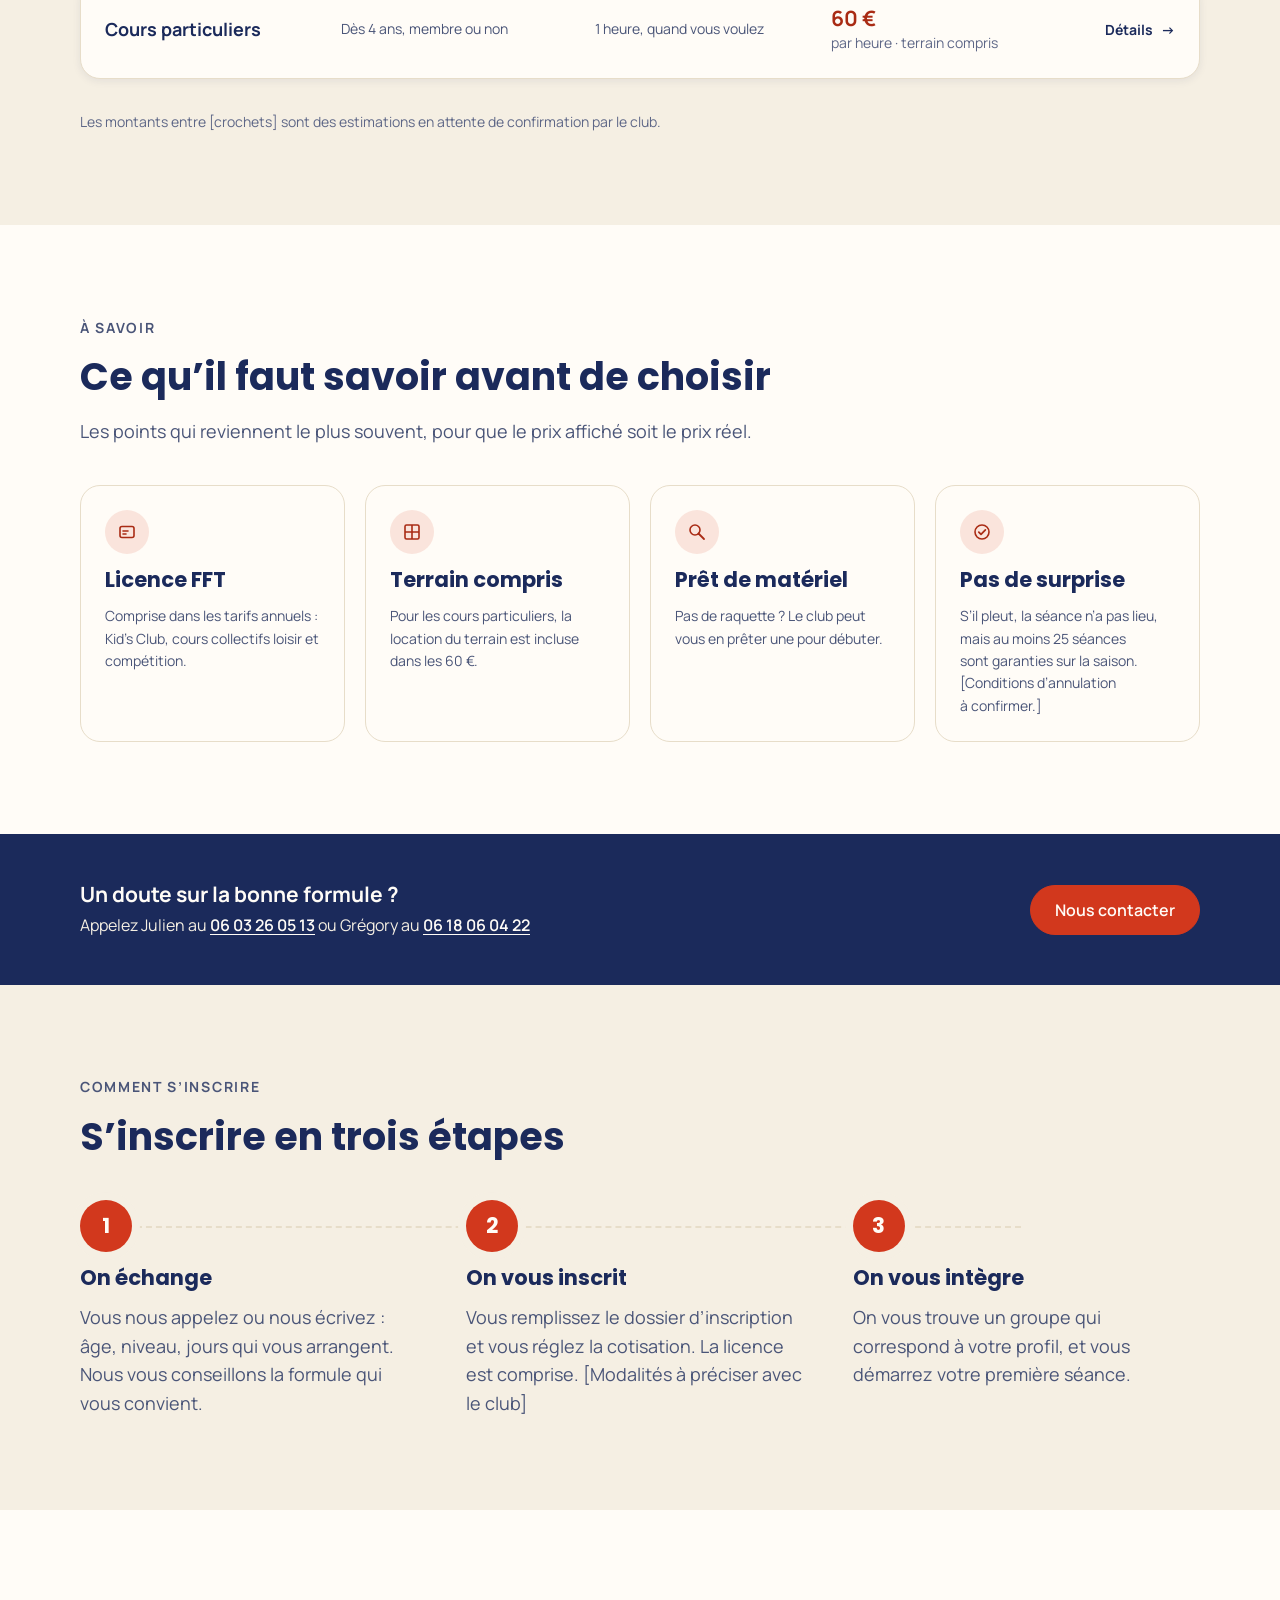
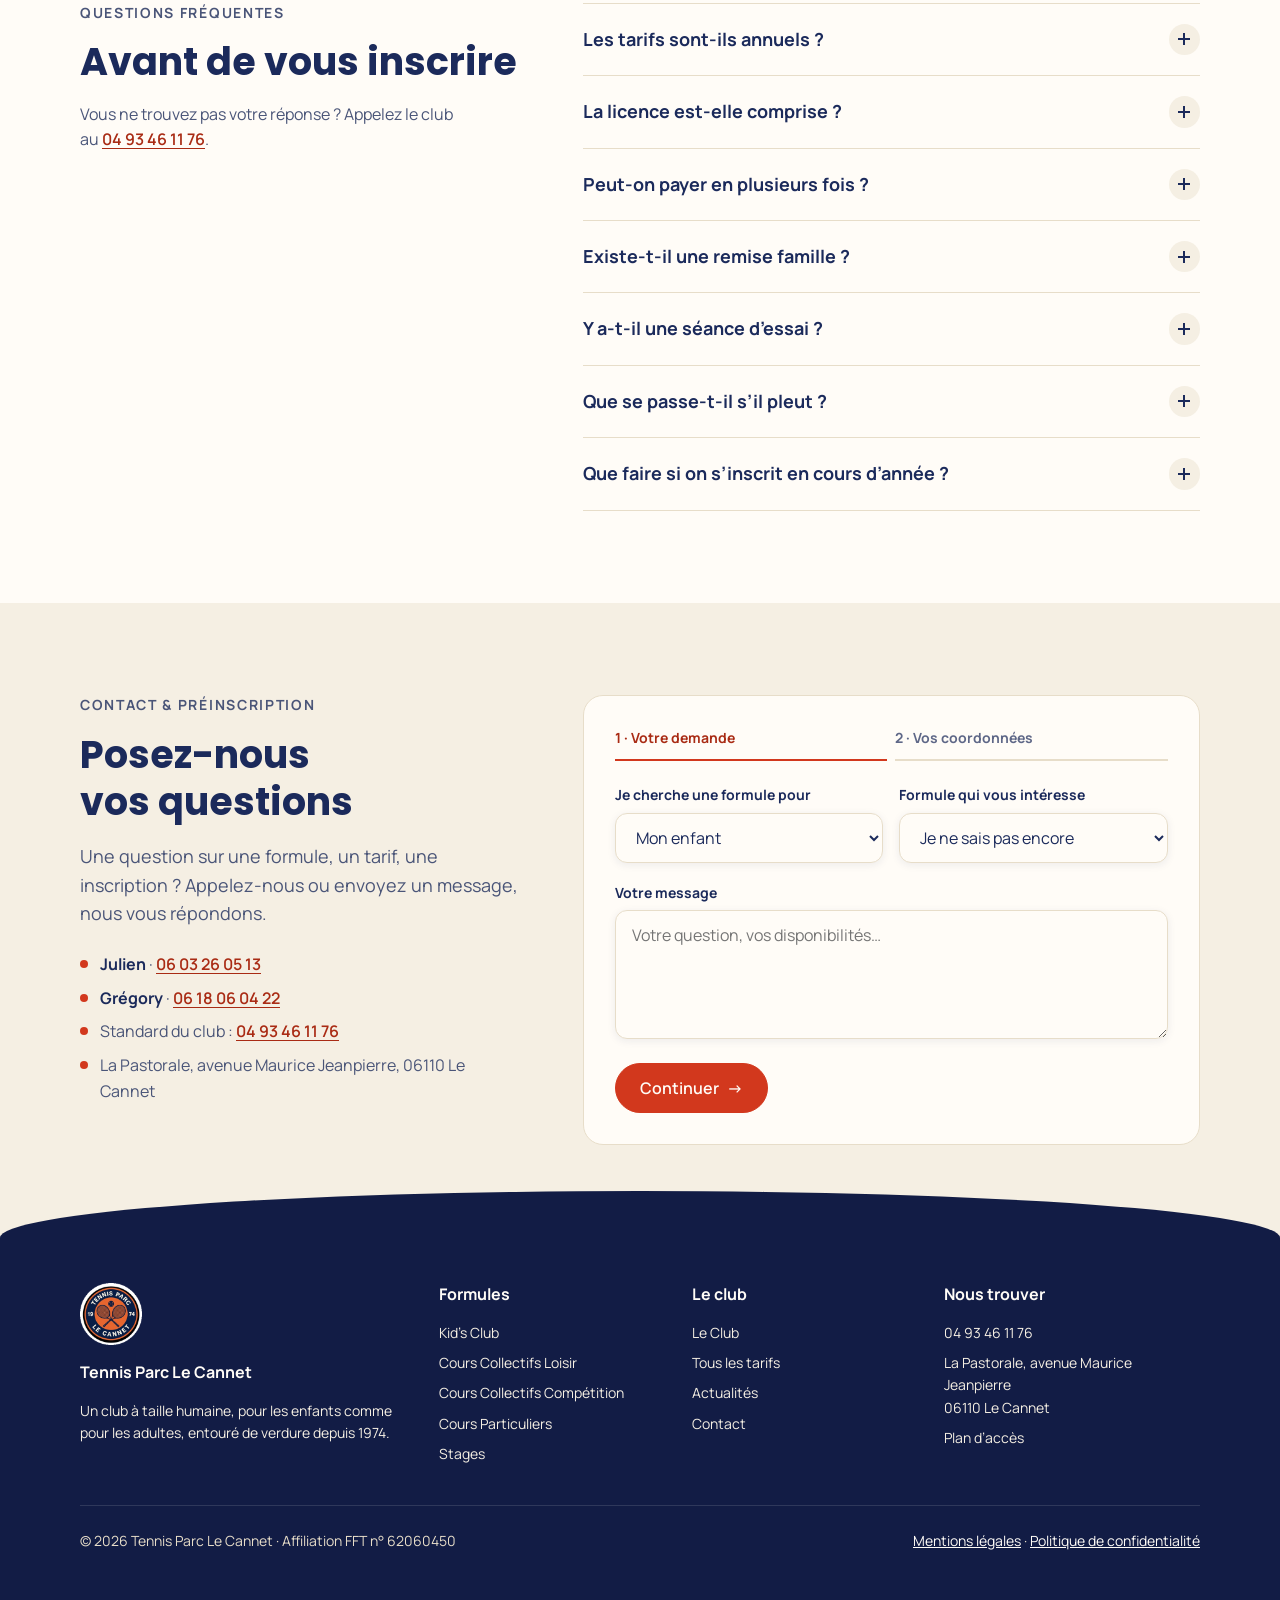
<file: tarifs.html>
<!DOCTYPE html>
<html lang="fr">
<head>
<meta charset="utf-8">
<meta name="viewport" content="width=device-width, initial-scale=1">
<title>Tous les tarifs · Tennis Parc Le Cannet</title>
<meta name="description" content="Tous les tarifs du Tennis Parc Le Cannet pour la saison 2026-2027 : Kid’s Club, cours collectifs, cours particuliers et stages, pour les enfants et les adultes.">
<link rel="icon" href="assets/img/logo-tplc.png">
<link rel="preconnect" href="https://fonts.googleapis.com">
<link rel="preconnect" href="https://fonts.gstatic.com" crossorigin>
<link rel="stylesheet" href="https://fonts.googleapis.com/css2?family=Manrope:wght@400;600;700&family=Poppins:wght@700&display=swap">
<link rel="stylesheet" href="css/tplc.css">
</head>
<body>
<a class="skip-link btn-solid" href="#contenu">Aller au contenu</a>
<header class="site-header">
  <div class="header-inner boxed-l flex-row flex-align-center gap-24">
    <a class="logo" href="index.html"><img src="assets/img/logo-tplc.png" alt="Tennis Parc Le Cannet, retour à l’accueil" width="56" height="56"></a>
    <input class="nav-toggle" type="checkbox" id="nav-toggle" aria-label="Ouvrir ou fermer le menu">
    <a class="header-tel" href="tel:+33493461176">04 93 46 11 76</a>
    <label class="burger" for="nav-toggle" aria-hidden="true"><span></span></label>
    <nav class="nav" aria-label="Menu principal">
      <ul class="nav-list">
        <li class="nav-item has-drop">
          <button class="nav-link nav-link-drop" type="button" aria-haspopup="true" aria-current="page">Formules et Tarifs <svg class="chevron" viewBox="0 0 12 12" aria-hidden="true"><path d="M2.5 4.5 6 8l3.5-3.5" fill="none" stroke="currentColor" stroke-width="1.6" stroke-linecap="round" stroke-linejoin="round"/></svg></button>
          <ul class="nav-drop">
            <li><a href="kids-club.html">Kid’s Club</a></li>
<li><a href="loisir.html">Cours Collectifs Loisir</a></li>
<li><a href="competition.html">Cours Collectifs Compétition</a></li>
<li><a href="particuliers.html">Cours Particuliers</a></li>
<li><a href="stages.html">Stages</a></li>
            <li class="nav-drop-sep"><a href="tarifs.html" aria-current="page">Tous les tarifs</a></li>
          </ul>
        </li>
        <li class="nav-item"><a class="nav-link" href="club.html">Le Club</a></li>
        <li class="nav-item"><a class="nav-link" href="actualites.html">Actualités</a></li>
        <li class="nav-item"><a class="nav-link" href="contact.html">Contact</a></li>
      </ul>
      <div class="nav-actions flex-row flex-align-center gap-24">
        <a class="nav-tel" href="tel:+33493461176">04 93 46 11 76</a>
        <a class="btn-solid" href="contact.html">Nous contacter</a>
      </div>
    </nav>
  </div>
</header>
<main id="contenu">

<section class="hero-small">
  <img class="hero-bg" src="assets/img/photo-court-entrainement.jpg" alt="Un entraînement sur un court en terre battue vu du dessus">
  <div class="hero-shade" aria-hidden="true"></div>
  <div class="hero-content boxed-l pad-tb-96 flex-column gap-20 body-on-dark">
    <div class="rise"><nav class="breadcrumb body-s" aria-label="Fil d’Ariane"><ol><li><a href="index.html">Accueil</a></li><li aria-current="page">Formules et Tarifs</li></ol></nav></div>
    <h1 class="title-3 heading-on-dark measure-title rise">Tous nos tarifs, en un coup d’œil.</h1>
    <p class="body-l measure rise-2">Toutes les formules du club pour la saison 2026-2027, des plus petits aux adultes. Trouvez la vôtre, puis découvrez-la en détail.</p>
    <ul class="chips flex-row flex-wrap gap-8 rise-3"><li class="badge-2">Saison 2026-2027</li><li class="badge-2">Enfants et adultes</li><li class="badge-2">Licence comprise</li><li class="badge-2">Stages et cours particuliers à la séance</li></ul>
    <div class="flex-row flex-wrap gap-12 rise-3"><a class="btn-solid" href="#tableau">Voir les tarifs</a><a class="btn-outline-on-dark" href="#contact">Nous contacter</a></div>
  </div>
</section>

<section id="tableau" class="bg-light-2 boxed-m pad-tb-96 flex-column gap-32 tarifs-board">
  <div class="measure-head flex-column gap-16 reveal">
    <p class="sub-title subtitle-on-light">Les formules</p>
    <h2 class="title-4 heading-on-light">Pour qui ? Combien ?</h2>
    <p class="body-l measure">Choisissez enfants ou adultes pour ne voir que les formules qui vous concernent.</p>
  </div>
  <div class="switch reveal" role="radiogroup" aria-label="Public">
    <input type="radio" name="pub" id="pub-e" checked><label for="pub-e">Enfants (- 18 ans)</label>
    <input type="radio" name="pub" id="pub-a"><label for="pub-a">Adultes</label>
  </div>
  <div class="flex-column gap-12">
<a class="card tarif-row pad-24" href="kids-club.html" data-pub="e">
        <span class="body-strong-l heading-on-light">Kid’s Club</span>
        <span class="body-s tarif-hide">Tous les mercredis, hors vacances scolaires</span>
        <span class="body-s tarif-hide">Demi-journée ou journée</span>
        <span class="flex-column"><span class="title-6 accent-on-light">dès 89 €</span><span class="body-s detail-on-light">par mois · 179 € la journée</span></span>
        <span class="body-strong-s heading-on-light arrow-link">Détails <span class="arrow" aria-hidden="true">→</span></span>
      </a>
<a class="card tarif-row pad-24" href="loisir.html#enfants" data-pub="e">
        <span class="body-strong-l heading-on-light">Mini tennis</span>
        <span class="body-s tarif-hide">Les plus jeunes, pour découvrir</span>
        <span class="body-s tarif-hide">1 séance d’1 h par semaine</span>
        <span class="flex-column"><span class="title-6 accent-on-light">260 €</span><span class="body-s detail-on-light">par an · licence comprise</span></span>
        <span class="body-strong-s heading-on-light arrow-link">Détails <span class="arrow" aria-hidden="true">→</span></span>
      </a>
<a class="card tarif-row pad-24" href="loisir.html#enfants" data-pub="e">
        <span class="body-strong-l heading-on-light">École de tennis</span>
        <span class="body-s tarif-hide">Pour apprendre et jouer</span>
        <span class="body-s tarif-hide">1 séance d’1 h 30 par semaine</span>
        <span class="flex-column"><span class="title-6 accent-on-light">340 €</span><span class="body-s detail-on-light">par an · licence comprise</span></span>
        <span class="body-strong-s heading-on-light arrow-link">Détails <span class="arrow" aria-hidden="true">→</span></span>
      </a>
<a class="card tarif-row pad-24" href="competition.html#enfants" data-pub="e">
        <span class="body-strong-l heading-on-light">Compétition</span>
        <span class="body-s tarif-hide">Pour progresser plus vite</span>
        <span class="body-s tarif-hide">2 à 3 séances d’1 h 30 par semaine</span>
        <span class="flex-column"><span class="title-6 accent-on-light">dès 400 €</span><span class="body-s detail-on-light">par an · [700 €] 2 séances · [950 €] 3 séances</span></span>
        <span class="body-strong-s heading-on-light arrow-link">Détails <span class="arrow" aria-hidden="true">→</span></span>
      </a>
<a class="card tarif-row pad-24" href="stages.html#enfants" data-pub="e">
        <span class="body-strong-l heading-on-light">Stages</span>
        <span class="body-s tarif-hide">Pendant les vacances scolaires</span>
        <span class="body-s tarif-hide">À la semaine</span>
        <span class="flex-column"><span class="title-6 accent-on-light">180 à 280 €</span><span class="body-s detail-on-light">par semaine · 360 à 560 € les 2 semaines</span></span>
        <span class="body-strong-s heading-on-light arrow-link">Détails <span class="arrow" aria-hidden="true">→</span></span>
      </a>
<a class="card tarif-row pad-24" href="particuliers.html" data-pub="e">
        <span class="body-strong-l heading-on-light">Cours particuliers</span>
        <span class="body-s tarif-hide">Dès 4 ans, membre ou non</span>
        <span class="body-s tarif-hide">1 heure, quand vous voulez</span>
        <span class="flex-column"><span class="title-6 accent-on-light">60 €</span><span class="body-s detail-on-light">par heure · terrain compris</span></span>
        <span class="body-strong-s heading-on-light arrow-link">Détails <span class="arrow" aria-hidden="true">→</span></span>
      </a>
<a class="card tarif-row pad-24" href="loisir.html#adultes" data-pub="a">
        <span class="body-strong-l heading-on-light">Cours collectifs loisir</span>
        <span class="body-s tarif-hide">Tous niveaux</span>
        <span class="body-s tarif-hide">1 séance d’1 h 30 par semaine</span>
        <span class="flex-column"><span class="title-6 accent-on-light">450 €</span><span class="body-s detail-on-light">par an · 25 séances garanties</span></span>
        <span class="body-strong-s heading-on-light arrow-link">Détails <span class="arrow" aria-hidden="true">→</span></span>
      </a>
<a class="card tarif-row pad-24" href="competition.html#adultes" data-pub="a">
        <span class="body-strong-l heading-on-light">Compétition</span>
        <span class="body-s tarif-hide">Pour progresser et jouer des matchs</span>
        <span class="body-s tarif-hide">2 à 3 séances d’1 h 30 par semaine</span>
        <span class="flex-column"><span class="title-6 accent-on-light">dès [500 €]</span><span class="body-s detail-on-light">par an · [à confirmer]</span></span>
        <span class="body-strong-s heading-on-light arrow-link">Détails <span class="arrow" aria-hidden="true">→</span></span>
      </a>
<a class="card tarif-row pad-24" href="stages.html#adultes" data-pub="a">
        <span class="body-strong-l heading-on-light">Stages</span>
        <span class="body-s tarif-hide">Le soir, pendant les vacances</span>
        <span class="body-s tarif-hide">À la semaine, 18h30 – 20h30</span>
        <span class="flex-column"><span class="title-6 accent-on-light">[180 à 220 €]</span><span class="body-s detail-on-light">par semaine · [à confirmer]</span></span>
        <span class="body-strong-s heading-on-light arrow-link">Détails <span class="arrow" aria-hidden="true">→</span></span>
      </a>
<a class="card tarif-row pad-24" href="particuliers.html" data-pub="a">
        <span class="body-strong-l heading-on-light">Cours particuliers</span>
        <span class="body-s tarif-hide">Membre ou non</span>
        <span class="body-s tarif-hide">1 heure, quand vous voulez</span>
        <span class="flex-column"><span class="title-6 accent-on-light">60 €</span><span class="body-s detail-on-light">par heure · terrain compris</span></span>
        <span class="body-strong-s heading-on-light arrow-link">Détails <span class="arrow" aria-hidden="true">→</span></span>
      </a>
  </div>
  <p class="body-s detail-on-light">Les montants entre [crochets] sont des estimations en attente de confirmation par le club.</p>
</section>

<section id="compris" class="bg-light-1 boxed-m pad-tb-96 flex-column gap-40">
  <div class="measure-head flex-column gap-16 reveal">
    <p class="sub-title subtitle-on-light">À savoir</p>
    <h2 class="title-4 heading-on-light">Ce qu’il faut savoir avant de choisir</h2>
    <p class="body-l measure">Les points qui reviennent le plus souvent, pour que le prix affiché soit le prix réel.</p>
  </div>
  <div class="grid-auto-l gap-20 reveal">
<article class="card pad-24 flex-column gap-12"><span class="icon-badge" aria-hidden="true"><svg viewBox="0 0 20 20"><rect x="3" y="4.5" width="14" height="11" rx="2" fill="none" stroke="currentColor" stroke-width="1.6"/><path d="M6 9h5M6 12h3" stroke="currentColor" stroke-width="1.6" stroke-linecap="round"/></svg></span><h3 class="title-6 heading-on-light">Licence FFT</h3><p class="body-s">Comprise dans les tarifs annuels : Kid’s Club, cours collectifs loisir et compétition.</p></article>
<article class="card pad-24 flex-column gap-12"><span class="icon-badge" aria-hidden="true"><svg viewBox="0 0 20 20"><rect x="3" y="3" width="14" height="14" rx="1.5" fill="none" stroke="currentColor" stroke-width="1.6"/><path d="M3 10h14M10 3v14" stroke="currentColor" stroke-width="1.6"/></svg></span><h3 class="title-6 heading-on-light">Terrain compris</h3><p class="body-s">Pour les cours particuliers, la location du terrain est incluse dans les 60 €.</p></article>
<article class="card pad-24 flex-column gap-12"><span class="icon-badge" aria-hidden="true"><svg viewBox="0 0 20 20"><circle cx="8" cy="8" r="5" fill="none" stroke="currentColor" stroke-width="1.6"/><path d="M11.5 11.5 17 17" stroke="currentColor" stroke-width="1.8" stroke-linecap="round"/></svg></span><h3 class="title-6 heading-on-light">Prêt de matériel</h3><p class="body-s">Pas de raquette ? Le club peut vous en prêter une pour débuter.</p></article>
<article class="card pad-24 flex-column gap-12"><span class="icon-badge" aria-hidden="true"><svg viewBox="0 0 20 20"><circle cx="10" cy="10" r="7" fill="none" stroke="currentColor" stroke-width="1.6"/><path d="M6.8 10.2l2.2 2.2 4.4-4.6" fill="none" stroke="currentColor" stroke-width="1.7" stroke-linecap="round" stroke-linejoin="round"/></svg></span><h3 class="title-6 heading-on-light">Pas de surprise</h3><p class="body-s">S’il pleut, la séance n’a pas lieu, mais au moins 25 séances sont garanties sur la saison. [Conditions d’annulation à confirmer.]</p></article>
  </div>
</section>

<section class="band-cta bg-dark-1 boxed-m pad-tb-48 flex-row flex-wrap flex-align-center flex-justify-between gap-24 body-on-dark">
  <div class="flex-column gap-4">
    <p class="title-6 heading-on-dark">Un doute sur la bonne formule ?</p>
    <p class="body-m">Appelez Julien au <a class="text-link link-on-dark nowrap" href="tel:+33603260513">06 03 26 05 13</a> ou Grégory au <a class="text-link link-on-dark nowrap" href="tel:+33618060422">06 18 06 04 22</a></p>
  </div>
  <a class="btn-solid" href="#contact">Nous contacter</a>
</section>

<section id="inscription" class="bg-light-2 boxed-m pad-tb-96 flex-column gap-40">
  <div class="measure-head flex-column gap-16 reveal">
    <p class="sub-title subtitle-on-light">Comment s’inscrire</p>
    <h2 class="title-4 heading-on-light">S’inscrire en trois étapes</h2>
  </div>
  <ol class="steps reveal">
<li class="step"><span class="step-num">1</span><h3 class="title-6 heading-on-light">On échange</h3><p class="body-l measure-s">Vous nous appelez ou nous écrivez : âge, niveau, jours qui vous arrangent. Nous vous conseillons la formule qui vous convient.</p></li>
<li class="step"><span class="step-num">2</span><h3 class="title-6 heading-on-light">On vous inscrit</h3><p class="body-l measure-s">Vous remplissez le dossier d’inscription et vous réglez la cotisation. La licence est comprise. [Modalités à préciser avec le club]</p></li>
<li class="step"><span class="step-num">3</span><h3 class="title-6 heading-on-light">On vous intègre</h3><p class="body-l measure-s">On vous trouve un groupe qui correspond à votre profil, et vous démarrez votre première séance.</p></li>
  </ol>
</section>

<section id="faq" class="bg-light-1 boxed-m pad-tb-96">
  <div class="split-5-7">
    <div class="sticky-top flex-column gap-16 reveal">
      <p class="sub-title subtitle-on-light">Questions fréquentes</p>
      <h2 class="title-4 heading-on-light">Avant de vous inscrire</h2>
      <p class="body-m">Vous ne trouvez pas votre réponse ? Appelez le club au <a class="text-link link-on-light nowrap" href="tel:+33493461176">04 93 46 11 76</a>.</p>
    </div>
    <div class="faq-list">
<details class="faq-item"><summary class="body-strong-l heading-on-light">Les tarifs sont-ils annuels ?<span class="faq-icon" aria-hidden="true"></span></summary><div class="faq-answer body-m"><p>Les cours collectifs sont annuels. Le Kid’s Club est facturé au mois, les stages à la semaine et les cours particuliers à l’heure.</p></div></details>
<details class="faq-item"><summary class="body-strong-l heading-on-light">La licence est-elle comprise ?<span class="faq-icon" aria-hidden="true"></span></summary><div class="faq-answer body-m"><p>Oui, la licence FFT est comprise dans le tarif des formules annuelles. Les stages et les cours particuliers ne demandent pas de licence.</p></div></details>
<details class="faq-item"><summary class="body-strong-l heading-on-light">Peut-on payer en plusieurs fois ?<span class="faq-icon" aria-hidden="true"></span></summary><div class="faq-answer body-m"><p>[À confirmer avec le club.]</p></div></details>
<details class="faq-item"><summary class="body-strong-l heading-on-light">Existe-t-il une remise famille ?<span class="faq-icon" aria-hidden="true"></span></summary><div class="faq-answer body-m"><p>[À confirmer avec le club.]</p></div></details>
<details class="faq-item"><summary class="body-strong-l heading-on-light">Y a-t-il une séance d’essai ?<span class="faq-icon" aria-hidden="true"></span></summary><div class="faq-answer body-m"><p>Non, il n’y a pas de séance d’essai. Appelez le club : nous vous aidons à choisir la formule et le groupe qui correspondent à votre âge et à votre niveau.</p></div></details>
<details class="faq-item"><summary class="body-strong-l heading-on-light">Que se passe-t-il s’il pleut ?<span class="faq-icon" aria-hidden="true"></span></summary><div class="faq-answer body-m"><p>S’il pleut, la séance n’a pas lieu. Mais le club garantit un nombre minimal de séances : au moins 25 sur la saison.</p></div></details>
<details class="faq-item"><summary class="body-strong-l heading-on-light">Que faire si on s’inscrit en cours d’année ?<span class="faq-icon" aria-hidden="true"></span></summary><div class="faq-answer body-m"><p>C’est possible selon les places disponibles dans les groupes. [Calcul du tarif en cours d’année : à confirmer avec le club.]</p></div></details>
    </div>
  </div>
</section>

<section id="contact" class="bg-light-2 boxed-m pad-tb-96">
  <div class="split-5-7">
    <div class="flex-column gap-24 reveal">
      <div class="flex-column gap-16">
        <p class="sub-title subtitle-on-light">Contact &amp; préinscription</p>
        <h2 class="title-4 heading-on-light">Posez-nous vos questions</h2>
        <p class="body-l">Une question sur une formule, un tarif, une inscription ? Appelez-nous ou envoyez un message, nous vous répondons.</p>
      </div>
      <ul class="dot-list body-m">
        <li><span><strong class="heading-on-light">Julien</strong> · <a class="text-link link-on-light nowrap" href="tel:+33603260513">06 03 26 05 13</a></span></li>
        <li><span><strong class="heading-on-light">Grégory</strong> · <a class="text-link link-on-light nowrap" href="tel:+33618060422">06 18 06 04 22</a></span></li>
        <li><span>Standard du club : <a class="text-link link-on-light nowrap" href="tel:+33493461176">04 93 46 11 76</a></span></li>
        <li><span>La Pastorale, avenue Maurice Jeanpierre, 06110 Le Cannet</span></li>
      </ul>
      
    </div>
    <div class="reveal">
      <div class="form-wrap">
  <div id="merci-tarifs" class="form-success card pad-32 gap-16" role="status">
    <span class="icon-badge" aria-hidden="true"><svg viewBox="0 0 20 20"><path d="M5 10.5l3 3 7-7.5" fill="none" stroke="currentColor" stroke-width="2" stroke-linecap="round" stroke-linejoin="round"/></svg></span>
    <p class="title-5 heading-on-light">Merci, votre demande est bien partie.</p>
    <p class="body-m">Nous vous répondons sous 48 h. Si c’est urgent, appelez le club au <a class="text-link link-on-light nowrap" href="tel:+33493461176">04 93 46 11 76</a>.</p>
    <p><a class="text-link link-on-light" href="index.html">Retour à l’accueil</a></p>
  </div>
  <form class="form-steps card pad-32 flex-column gap-24" action="#merci-tarifs" method="get">
    <input class="step-radio" type="radio" name="etape-tarifs" id="tarifs-e1" checked aria-label="Étape 1 : votre demande">
    <input class="step-radio" type="radio" name="etape-tarifs" id="tarifs-e2" aria-label="Étape 2 : vos coordonnées">
    <ol class="form-progress body-strong-s">
      <li><label for="tarifs-e1">1 · Votre demande</label></li>
      <li><label for="tarifs-e2">2 · Vos coordonnées</label></li>
    </ol>
    <fieldset class="form-step form-step-1">
      <legend class="visually-hidden">Votre demande</legend>
      <div class="form-step-inner flex-column gap-24">
        <div class="form-grid">
<label class="field" for="tarifs-pour"><span class="body-strong-s heading-on-light">Je cherche une formule pour</span><select class="input" id="tarifs-pour" name="pour"><option>Mon enfant</option><option>Moi-même</option><option>Toute la famille</option></select></label>
<label class="field" for="tarifs-formule"><span class="body-strong-s heading-on-light">Formule qui vous intéresse</span><select class="input" id="tarifs-formule" name="formule"><option>Je ne sais pas encore</option><option>Kid’s Club</option><option>Cours Collectifs Loisir</option><option>Cours Collectifs Compétition</option><option>Cours Particuliers</option><option>Stages</option></select></label>
<label class="field field-full" for="tarifs-message"><span class="body-strong-s heading-on-light">Votre message</span><textarea class="input" id="tarifs-message" name="message" rows="4" placeholder="Votre question, vos disponibilités…"></textarea></label>
        </div>
        <p><label class="btn-solid" for="tarifs-e2">Continuer <span class="arrow" aria-hidden="true">→</span></label></p>
      </div>
    </fieldset>
    <fieldset class="form-step form-step-2">
      <legend class="visually-hidden">Vos coordonnées</legend>
      <div class="form-step-inner flex-column gap-24">
        <div class="form-grid">
          <label class="field field-full" for="tarifs-nom"><span class="body-strong-s heading-on-light">Nom et prénom</span><input class="input" id="tarifs-nom" name="nom" type="text" autocomplete="name" required><span class="field-error body-s">Indiquez votre nom pour que l’on puisse vous répondre.</span></label>
          <label class="field" for="tarifs-mail"><span class="body-strong-s heading-on-light">Email</span><input class="input" id="tarifs-mail" name="email" type="email" autocomplete="email" required><span class="field-error body-s">Vérifiez l’adresse email (exemple : prenom@mail.fr).</span></label>
          <label class="field" for="tarifs-tel"><span class="body-strong-s heading-on-light">Téléphone</span><input class="input" id="tarifs-tel" name="tel" type="tel" autocomplete="tel"></label>
          <label class="check field-full body-s" for="tarifs-rgpd"><input id="tarifs-rgpd" name="rgpd" type="checkbox" required><span>J’accepte que mes informations soient utilisées pour répondre à ma demande (<a class="text-link link-on-light" href="confidentialite.html">politique de confidentialité</a>). [Mention RGPD à confirmer]</span></label>
        </div>
        <div class="flex-row flex-wrap flex-align-center gap-24">
          <button class="btn-solid" type="submit">Envoyer ma demande</button>
          <span class="body-m"><label class="text-link link-on-light" for="tarifs-e1">Retour à l’étape 1</label></span>
        </div>
      </div>
    </fieldset>
  </form>
</div>
    </div>
  </div>
</section>

</main>
<footer class="site-footer curve-top body-on-dark">
  <div class="boxed-m pad-tb-96 flex-column gap-40">
    <div class="footer-grid">
      <div class="flex-column gap-16">
        <img class="footer-logo" src="assets/img/logo-tplc.png" alt="" width="64" height="64">
        <p class="body-strong-m heading-on-dark">Tennis Parc Le Cannet</p>
        <p class="body-s measure-s">Un club à taille humaine, pour les enfants comme pour les adultes, entouré de verdure depuis 1974.</p>
      </div>
      <div class="flex-column gap-16">
        <p class="body-strong-m heading-on-dark">Formules</p>
        <ul class="footer-links body-s"><li><a href="kids-club.html">Kid’s Club</a></li>
<li><a href="loisir.html">Cours Collectifs Loisir</a></li>
<li><a href="competition.html">Cours Collectifs Compétition</a></li>
<li><a href="particuliers.html">Cours Particuliers</a></li>
<li><a href="stages.html">Stages</a></li></ul>
      </div>
      <div class="flex-column gap-16">
        <p class="body-strong-m heading-on-dark">Le club</p>
        <ul class="footer-links body-s">
          <li><a href="club.html">Le Club</a></li>
          <li><a href="tarifs.html">Tous les tarifs</a></li>
          <li><a href="actualites.html">Actualités</a></li>
          <li><a href="contact.html">Contact</a></li>
        </ul>
      </div>
      <div class="flex-column gap-16">
        <p class="body-strong-m heading-on-dark">Nous trouver</p>
        <ul class="footer-links body-s">
          <li><a href="tel:+33493461176">04 93 46 11 76</a></li>
          <li>La Pastorale, avenue Maurice Jeanpierre<br>06110 Le Cannet</li>
          <li><a href="contact.html#venir">Plan d’accès</a></li>
        </ul>
      </div>
    </div>
    <div class="footer-bottom pad-tb-24 flex-row flex-wrap flex-justify-between gap-12 body-s detail-on-dark">
      <p>© 2026 Tennis Parc Le Cannet · Affiliation FFT n° 62060450</p>
      <p><a class="link-on-dark" href="mentions-legales.html">Mentions légales</a> · <a class="link-on-dark" href="confidentialite.html">Politique de confidentialité</a></p>
    </div>
  </div>
</footer>

</body>
</html>
</file>
<file: css/tplc.css>
/* ==========================================================================
   Tennis Parc Le Cannet · Prototype v2
   Feuille de style unique, construite sur le framework LWPR.
   Ordre : variables, styles de base, classes du framework, classes projet.
   Échelle des titres : rapport 1,2 en mobile (360 px) et 1,333 en desktop (1120 px).
   ========================================================================== */

:root {
  /* ---------- Couleurs ---------- */
  --primary-brand-1: #D2381D;          /* orange terre battue : boutons, accents */
  --primary-brand-2: #A92B14;          /* orange foncé : survol, texte orange sur fond clair */
  --primary-light-1: #FFFCF7;          /* blanc chaud : fond de page, cartes */
  --primary-light-2: #F5EFE3;          /* crème : sections alternées */
  --primary-light-3: #E7DDC9;          /* crème soutenu : bordures, emplacements photo */
  --primary-dark-1: #1B2A5B;           /* marine : titres, sections sombres */
  --primary-dark-2: #4A5578;           /* gris bleuté : texte courant */
  --primary-dark-3: #5E6787;           /* gris bleuté clair : détails, légendes */
  --primary-transparent-1: #D2381D1F;  /* orange à 12 % : badges */

  /* Couleurs projet (dérivées de la palette) */
  --footer-bg: #121C45;
  --overlay-strong: #1B2A5BF0;
  --overlay-medium: #1B2A5BB3;
  --overlay-soft: #1B2A5B4D;
  --overlay-none: #1B2A5B00;
  --light-transparent-1: #FFFCF71F;
  --light-transparent-2: #FFFCF740;
  --light-transparent-3: #FFFCF7A6;
  --shadow-tint-s: #1B2A5B14;
  --shadow-tint-m: #1B2A5B1F;
  --shadow-tint-l: #1B2A5B33;

  /* ---------- Tailles (échelle 4 pt, fixe) ---------- */
  --size-0: 0rem;
  --size-4: 0.25rem;
  --size-8: 0.5rem;
  --size-12: 0.75rem;
  --size-16: 1rem;
  --size-20: 1.25rem;
  --size-24: 1.5rem;
  --size-32: clamp(1.75rem, 1.662rem + 0.376vw, 2rem);
  --size-40: clamp(2.125rem, 1.993rem + 0.563vw, 2.5rem);
  --size-48: clamp(2.5rem, 2.324rem + 0.751vw, 3rem);
  --size-64: clamp(3.25rem, 2.986rem + 1.127vw, 4rem);
  --size-80: clamp(3.875rem, 3.479rem + 1.69vw, 5rem);
  --size-96: clamp(4.5rem, 3.972rem + 2.254vw, 6rem);
  --size-128: clamp(5.8rem, 5.025rem + 3.305vw, 8rem);
  --size-160: clamp(7rem, 5.944rem + 4.507vw, 10rem);

  /* ---------- Tailles de texte ---------- */
  --title-subtitle: 0.875rem;
  --body-size-l: 1.125rem;
  --body-size-m: 1rem;
  --body-size-s: 0.875rem;

  /* Titres : 48→90 / 40→67 / 33→51 / 28→38 / 23→28 / 19→21 px */
  --title-size-1: clamp(3rem, 1.7566rem + 5.5263vw, 5.625rem);
  --title-size-2: clamp(2.5rem, 1.7007rem + 3.5526vw, 4.1875rem);
  --title-size-3: clamp(2.0625rem, 1.5296rem + 2.3684vw, 3.1875rem);
  --title-size-4: clamp(1.75rem, 1.4539rem + 1.3158vw, 2.375rem);
  --title-size-5: clamp(1.4375rem, 1.2895rem + 0.6579vw, 1.75rem);
  --title-size-6: clamp(1.1875rem, 1.1283rem + 0.2632vw, 1.3125rem);

  /* ---------- Polices ---------- */
  --heading-font: "Poppins", "Segoe UI", sans-serif;
  --body-font: "Manrope", "Segoe UI", sans-serif;
  --heading-weight: 700;
  --body-weight: 400;
  --strong-weight: 600;
  --bold-weight: 700;

  /* ---------- Rayons ---------- */
  --button-radius: 999px;
  --radius-s: 12px;
  --radius-m: 20px;
  --radius-l: 24px;
  --radius-full: 9999px;

  /* ---------- Ombres (teintées marine) ---------- */
  --shadow-s: 0 2px 8px var(--shadow-tint-s);
  --shadow-m: 0 8px 24px var(--shadow-tint-m);
  --shadow-l: 0 16px 48px var(--shadow-tint-l);

  /* ---------- Variables projet ---------- */
  --header-height: 5rem;
  --logo-size: 3.5rem;
  --field-height: 3rem;
  --curve-depth: var(--size-48);
  --measure: 62ch;
  --measure-s: 46ch;
  --measure-head: 46rem;
  --line-1: 1px;
  --line-2: 2px;
  --icon-size: 1.25rem;
  --icon-size-l: 2.75rem;
  --step-size: 3.25rem;
  --hero-home-height: min(52rem, 100svh);
  --hero-page-height: 35rem;
  --hero-tall-height: 44rem;
  --hero-small-height: 28rem;
  --lift: -4px;
  --nudge: 4px;
  --dur-1: 0.18s;
  --dur-2: 0.35s;
  --dur-3: 0.7s;
  --ease: cubic-bezier(0.2, 0.7, 0.2, 1);
  --card-min: 11rem;
  --card-min-l: 14rem;
  --schedule-col: 4.5rem;
  --toc-width: 16rem;
  --aside-width: 20rem;
  --def-col: 11rem;
  --drop-width: 17rem;
  --textarea-height: 8rem;
  --mosaic-row: 11.5rem;
  --mosaic-row-s: 9.5rem;
  --mosaic3-row: 13rem;
  --mosaic3-row-s: 10rem;
  --ring: 3px;
  --tick: 2px;
  --z-header: 50;
  --z-raise: 2;
}

/* ==========================================================================
   Styles de base
   ========================================================================== */
*, *::before, *::after { box-sizing: border-box; }
html { scroll-behavior: smooth; scroll-padding-top: calc(var(--header-height) + var(--size-16)); -webkit-text-size-adjust: 100%; interpolate-size: allow-keywords; }
body {
  margin: 0;
  font-family: var(--body-font);
  font-size: var(--body-size-m);
  font-weight: var(--body-weight);
  line-height: 160%;
  color: var(--primary-dark-2);
  background: var(--primary-light-1);
  overflow-x: clip;
}
h1, h2, h3, h4, h5, h6 { margin: 0; font-family: var(--heading-font); font-weight: var(--heading-weight); text-wrap: balance; }
h1 { font-size: var(--title-size-1); line-height: 110%; }
h2 { font-size: var(--title-size-2); line-height: 115%; }
h3 { font-size: var(--title-size-3); line-height: 120%; }
h4 { font-size: var(--title-size-4); line-height: 125%; }
h5 { font-size: var(--title-size-5); line-height: 130%; }
h6 { font-size: var(--title-size-6); line-height: 130%; }
p, ul, ol, dl, dd, figure, blockquote { margin: 0; }
p { text-wrap: pretty; }
ul, ol { padding: 0; }
ul[class], ol[class] { list-style: none; }
img, video { display: block; max-width: 100%; }
a { color: inherit; }
strong, b { font-weight: var(--bold-weight); }
button, input, select, textarea { font: inherit; color: inherit; }
:focus-visible { outline: var(--line-2) solid var(--primary-brand-1); outline-offset: 3px; }
::selection { background: var(--primary-brand-1); color: var(--primary-light-1); }

/* ==========================================================================
   Classes du framework LWPR
   ========================================================================== */

/* ---------- Typographie : taille ---------- */
.title-1 { font-size: var(--title-size-1); font-weight: var(--heading-weight); line-height: 110%; }
.title-2 { font-size: var(--title-size-2); font-weight: var(--heading-weight); line-height: 115%; }
.title-3 { font-size: var(--title-size-3); font-weight: var(--heading-weight); line-height: 120%; }
.title-4 { font-size: var(--title-size-4); font-weight: var(--heading-weight); line-height: 125%; }
.title-5 { font-size: var(--title-size-5); font-weight: var(--heading-weight); line-height: 130%; }
.title-6 { font-size: var(--title-size-6); font-weight: var(--heading-weight); line-height: 130%; }
.body-l { font-size: var(--body-size-l); font-weight: var(--body-weight); line-height: 160%; }
.body-m { font-size: var(--body-size-m); font-weight: var(--body-weight); line-height: 160%; }
.body-s { font-size: var(--body-size-s); font-weight: var(--body-weight); line-height: 160%; }
.sub-title { font-size: var(--title-subtitle); font-weight: var(--bold-weight); line-height: 140%; text-transform: uppercase; letter-spacing: 0.12em; }
.text-link { font-weight: var(--strong-weight); text-decoration: underline; text-underline-offset: 0.2em; text-decoration-thickness: var(--line-1); transition: color var(--dur-1) var(--ease), text-decoration-thickness var(--dur-1) var(--ease); }
.text-link:hover { text-decoration-thickness: var(--line-2); }
.use-heading-font { font-family: var(--heading-font); }
.use-body-font { font-family: var(--body-font); }

/* ---------- Typographie : rôles de couleur ---------- */
.heading-on-light { color: var(--primary-dark-1); }
.heading-on-dark { color: var(--primary-light-1); }
.body-on-light { color: var(--primary-dark-2); }
.body-on-dark { color: var(--primary-light-2); }
.detail-on-light { color: var(--primary-dark-3); }
.detail-on-dark { color: var(--primary-light-3); }
/* Sur-titre : gris bleuté comme dans la v0 ; sur fond sombre, crème (l'orange n'y est pas assez lisible) */
.subtitle-on-light { color: var(--primary-dark-2); }
.subtitle-on-dark { color: var(--primary-light-3); }
.link-on-light { color: var(--primary-brand-2); }
.link-on-light:hover { color: var(--primary-dark-1); }
/* Liens sur fond sombre : crème souligné (l'orange n'atteint pas le contraste requis sur marine) */
.link-on-dark { color: var(--primary-light-1); }
.link-on-dark:hover { color: var(--primary-light-3); }

/* ---------- Fonds ---------- */
.bg-light-1 { background-color: var(--primary-light-1); }
.bg-light-2 { background-color: var(--primary-light-2); }
.bg-light-3 { background-color: var(--primary-light-3); }
.bg-dark-1 { background-color: var(--primary-dark-1); }
.bg-dark-2 { background-color: var(--primary-dark-2); }
.bg-dark-3 { background-color: var(--primary-dark-3); }
.bg-brand-1 { background-color: var(--primary-brand-1); }
.bg-brand-2 { background-color: var(--primary-brand-2); }

/* ---------- Boutons ---------- */
.btn-solid, .btn-outline, .btn-solid-on-dark, .btn-outline-on-dark {
  display: inline-flex;
  align-items: center;
  justify-content: center;
  gap: var(--size-8);
  padding: var(--size-16) var(--size-24);
  font-family: var(--body-font);
  font-size: var(--body-size-m);
  font-weight: var(--strong-weight);
  line-height: 1;
  text-decoration: none;
  white-space: nowrap;
  border-width: var(--line-1);
  border-style: solid;
  border-radius: var(--button-radius);
  cursor: pointer;
  transition: background-color var(--dur-1) var(--ease), border-color var(--dur-1) var(--ease), color var(--dur-1) var(--ease), transform var(--dur-1) var(--ease);
}
.btn-solid:hover, .btn-outline:hover, .btn-solid-on-dark:hover, .btn-outline-on-dark:hover { transform: translateY(-1px); }
.btn-solid:active, .btn-outline:active, .btn-solid-on-dark:active, .btn-outline-on-dark:active { transform: translateY(0); }
.btn-solid { color: var(--primary-light-1); background-color: var(--primary-brand-1); border-color: var(--primary-brand-1); }
.btn-solid:hover { background-color: var(--primary-brand-2); border-color: var(--primary-brand-2); }
.btn-outline { color: var(--primary-brand-2); background-color: transparent; border-color: var(--primary-brand-1); }
.btn-outline:hover { color: var(--primary-light-1); background-color: var(--primary-brand-1); }
.btn-solid-on-dark { color: var(--primary-dark-1); background-color: var(--primary-light-1); border-color: var(--primary-light-1); }
.btn-solid-on-dark:hover { background-color: var(--primary-light-2); border-color: var(--primary-light-2); }
.btn-outline-on-dark { color: var(--primary-light-1); background-color: transparent; border-color: var(--primary-light-1); }
.btn-outline-on-dark:hover { color: var(--primary-dark-1); background-color: var(--primary-light-1); }

/* ---------- Conteneurs ---------- */
.boxed-s { padding-left: max(5%, calc((100% - 47.5rem) / 2)); padding-right: max(5%, calc((100% - 47.5rem) / 2)); }
.boxed-m { padding-left: max(5%, calc((100% - 70rem) / 2)); padding-right: max(5%, calc((100% - 70rem) / 2)); }
.boxed-l { padding-left: max(5%, calc((100% - 77.5rem) / 2)); padding-right: max(5%, calc((100% - 77.5rem) / 2)); }
.boxed-full { padding-left: 5%; padding-right: 5%; }

/* ---------- Coins arrondis ---------- */
.rounded-zero { border-radius: var(--size-0); }
.rounded-s { border-radius: var(--radius-s); }
.rounded-m { border-radius: var(--radius-m); }
.rounded-l { border-radius: var(--radius-l); }
.rounded-full { border-radius: var(--radius-full); }

/* ---------- Ombres ---------- */
.shadow-s { box-shadow: var(--shadow-s); }
.shadow-m { box-shadow: var(--shadow-m); }
.shadow-l { box-shadow: var(--shadow-l); }

/* ---------- Divers ---------- */
.divider { border-top: var(--line-1) solid var(--primary-light-3); margin-top: var(--size-40); margin-bottom: var(--size-40); }
.hidden { display: none; }
/* ---------- Espacements (générés) ---------- */
.pad-0 { padding: var(--size-0); }
.pad-4 { padding: var(--size-4); }
.pad-8 { padding: var(--size-8); }
.pad-12 { padding: var(--size-12); }
.pad-16 { padding: var(--size-16); }
.pad-20 { padding: var(--size-20); }
.pad-24 { padding: var(--size-24); }
.pad-32 { padding: var(--size-32); }
.pad-40 { padding: var(--size-40); }
.pad-48 { padding: var(--size-48); }
.pad-64 { padding: var(--size-64); }
.pad-80 { padding: var(--size-80); }
.pad-96 { padding: var(--size-96); }
.pad-128 { padding: var(--size-128); }
.pad-160 { padding: var(--size-160); }
.pad-tb-0 { padding-top: var(--size-0); padding-bottom: var(--size-0); }
.pad-tb-4 { padding-top: var(--size-4); padding-bottom: var(--size-4); }
.pad-tb-8 { padding-top: var(--size-8); padding-bottom: var(--size-8); }
.pad-tb-12 { padding-top: var(--size-12); padding-bottom: var(--size-12); }
.pad-tb-16 { padding-top: var(--size-16); padding-bottom: var(--size-16); }
.pad-tb-20 { padding-top: var(--size-20); padding-bottom: var(--size-20); }
.pad-tb-24 { padding-top: var(--size-24); padding-bottom: var(--size-24); }
.pad-tb-32 { padding-top: var(--size-32); padding-bottom: var(--size-32); }
.pad-tb-40 { padding-top: var(--size-40); padding-bottom: var(--size-40); }
.pad-tb-48 { padding-top: var(--size-48); padding-bottom: var(--size-48); }
.pad-tb-64 { padding-top: var(--size-64); padding-bottom: var(--size-64); }
.pad-tb-80 { padding-top: var(--size-80); padding-bottom: var(--size-80); }
.pad-tb-96 { padding-top: var(--size-96); padding-bottom: var(--size-96); }
.pad-tb-128 { padding-top: var(--size-128); padding-bottom: var(--size-128); }
.pad-tb-160 { padding-top: var(--size-160); padding-bottom: var(--size-160); }
.pad-lr-0 { padding-left: var(--size-0); padding-right: var(--size-0); }
.pad-lr-4 { padding-left: var(--size-4); padding-right: var(--size-4); }
.pad-lr-8 { padding-left: var(--size-8); padding-right: var(--size-8); }
.pad-lr-12 { padding-left: var(--size-12); padding-right: var(--size-12); }
.pad-lr-16 { padding-left: var(--size-16); padding-right: var(--size-16); }
.pad-lr-20 { padding-left: var(--size-20); padding-right: var(--size-20); }
.pad-lr-24 { padding-left: var(--size-24); padding-right: var(--size-24); }
.pad-lr-32 { padding-left: var(--size-32); padding-right: var(--size-32); }
.pad-lr-40 { padding-left: var(--size-40); padding-right: var(--size-40); }
.pad-lr-48 { padding-left: var(--size-48); padding-right: var(--size-48); }
.pad-lr-64 { padding-left: var(--size-64); padding-right: var(--size-64); }
.pad-lr-80 { padding-left: var(--size-80); padding-right: var(--size-80); }
.pad-lr-96 { padding-left: var(--size-96); padding-right: var(--size-96); }
.pad-lr-128 { padding-left: var(--size-128); padding-right: var(--size-128); }
.pad-lr-160 { padding-left: var(--size-160); padding-right: var(--size-160); }
.gap-0 { row-gap: var(--size-0); column-gap: var(--size-0); }
.gap-4 { row-gap: var(--size-4); column-gap: var(--size-4); }
.gap-8 { row-gap: var(--size-8); column-gap: var(--size-8); }
.gap-12 { row-gap: var(--size-12); column-gap: var(--size-12); }
.gap-16 { row-gap: var(--size-16); column-gap: var(--size-16); }
.gap-20 { row-gap: var(--size-20); column-gap: var(--size-20); }
.gap-24 { row-gap: var(--size-24); column-gap: var(--size-24); }
.gap-32 { row-gap: var(--size-32); column-gap: var(--size-32); }
.gap-40 { row-gap: var(--size-40); column-gap: var(--size-40); }

/* ---------- Flex, alignement, texte ---------- */
.flex-row { display: flex; flex-direction: row; }
.flex-column { display: flex; flex-direction: column; }
.flex-wrap { flex-wrap: wrap; }
.flex-align-start { align-items: flex-start; }
.flex-align-center { align-items: center; }
.flex-align-end { align-items: flex-end; }
.flex-align-stretch { align-items: stretch; }
.flex-justify-start { justify-content: flex-start; }
.flex-justify-center { justify-content: center; }
.flex-justify-end { justify-content: flex-end; }
.flex-justify-between { justify-content: space-between; }
.text-start { text-align: start; }
.text-center { text-align: center; }
.text-end { text-align: end; }

/* ---------- Composants ---------- */
.card { color: var(--primary-dark-2); background-color: var(--primary-light-1); border-width: var(--line-1); border-style: solid; border-color: var(--primary-light-3); border-radius: var(--radius-m); }
/* Variante crème de la carte (pour les sections sur fond blanc) */
.card-alt { color: var(--primary-dark-2); background-color: var(--primary-light-2); border-width: var(--line-1); border-style: solid; border-color: var(--primary-light-3); border-radius: var(--radius-m); }
/* Variante sombre (encart marine dans une section claire) */
.card-dark { background-color: var(--primary-dark-1); color: var(--primary-light-2); border-width: var(--line-1); border-style: solid; border-color: var(--primary-dark-1); border-radius: var(--radius-l); }

.badge-1 { display: inline-block; padding: var(--size-4) var(--size-12); font-size: var(--body-size-s); font-weight: var(--strong-weight); line-height: 140%; letter-spacing: 0.03em; border-radius: var(--radius-full); background: var(--primary-transparent-1); color: var(--primary-brand-2); }
/* Puce sur fond sombre ou photo (hero) */
.badge-2 { display: inline-block; padding: var(--size-4) var(--size-12); font-size: var(--body-size-s); font-weight: var(--strong-weight); line-height: 140%; letter-spacing: 0.03em; border-radius: var(--radius-full); background: var(--light-transparent-1); color: var(--primary-light-1); box-shadow: inset 0 0 0 var(--line-1) var(--light-transparent-2); }
/* Pastille « Nouveau » : contour orange */
.badge-3 { display: inline-block; padding: var(--size-4) var(--size-12); font-size: var(--body-size-s); font-weight: var(--strong-weight); line-height: 120%; letter-spacing: 0.03em; border-radius: var(--radius-full); background: var(--primary-light-1); color: var(--primary-brand-2); box-shadow: inset 0 0 0 var(--line-1) var(--primary-brand-1); }
/* Légende posée sur une photo */
.badge-4 { display: inline-block; padding: var(--size-4) var(--size-12); font-size: var(--body-size-s); font-weight: var(--strong-weight); line-height: 140%; letter-spacing: 0.03em; border-radius: var(--radius-full); background: var(--overlay-strong); color: var(--primary-light-1); }

/* ==========================================================================
   Classes projet (extensions du framework, mêmes règles)
   ========================================================================== */

/* ---------- Typographie projet ---------- */
/* Petits intitulés en gras (lignes de formules, questions, libellés) */
.body-strong-l { font-size: var(--body-size-l); font-weight: var(--bold-weight); line-height: 140%; }
.body-strong-m { font-size: var(--body-size-m); font-weight: var(--bold-weight); line-height: 140%; }
.body-strong-s { font-size: var(--body-size-s); font-weight: var(--bold-weight); line-height: 140%; }
/* Prix, horaires : accent orange lisible sur fond clair */
.accent-on-light { color: var(--primary-brand-2); }
.measure { max-width: var(--measure); }
.measure-s { max-width: var(--measure-s); }
/* Titre de hero : assez étroit pour ne pas passer par-dessus les visages sur les photos de groupe */
.measure-title { max-width: 20ch; }
.measure-head { max-width: var(--measure-head); }
.nowrap { white-space: nowrap; }
.visually-hidden { position: absolute; width: 1px; height: 1px; padding: 0; margin: -1px; overflow: hidden; clip: rect(0 0 0 0); white-space: nowrap; border: 0; }
.skip-link { position: absolute; left: var(--size-16); top: calc(var(--size-64) * -1); z-index: calc(var(--z-header) + 1); }
.skip-link:focus { top: var(--size-16); }

/* ---------- Grilles ---------- */
.grid-2 { display: grid; grid-template-columns: repeat(2, minmax(0, 1fr)); }
.grid-3 { display: grid; grid-template-columns: repeat(3, minmax(0, 1fr)); }
.grid-4 { display: grid; grid-template-columns: repeat(4, minmax(0, 1fr)); }
/* Liste de 4 colonnes (icône, titre, texte) : 2 colonnes en tablette, 1 en mobile */
.grid-list-4 { display: grid; grid-template-columns: repeat(4, minmax(0, 1fr)); }
/* Les grilles en deux colonnes gèrent leur propre gouttière (plus large que les classes gap) */
.split { display: grid; grid-template-columns: repeat(2, minmax(0, 1fr)); align-items: center; column-gap: var(--size-64); row-gap: var(--size-40); }
.split-start { display: grid; grid-template-columns: repeat(2, minmax(0, 1fr)); align-items: start; column-gap: var(--size-64); row-gap: var(--size-40); }
.split-5-7 { display: grid; grid-template-columns: 5fr 7fr; align-items: start; column-gap: var(--size-64); row-gap: var(--size-40); }
.split-7-5 { display: grid; grid-template-columns: 7fr 5fr; align-items: center; column-gap: var(--size-64); row-gap: var(--size-40); }
/* Grille qui devient un carrousel horizontal sur mobile */
.slider-2, .slider-3 { display: grid; grid-template-columns: repeat(var(--cols, 3), minmax(0, 1fr)); }
.slider-2 { --cols: 2; }
.slider-3 { --cols: 3; }
.grid-auto { display: grid; grid-template-columns: repeat(auto-fit, minmax(min(100%, var(--card-min)), 1fr)); }
.grid-auto-l { display: grid; grid-template-columns: repeat(auto-fit, minmax(min(100%, var(--card-min-l)), 1fr)); }
.grid-span-2 { grid-column: span 2; }
.self-start { align-self: start; }
.sticky-top { position: sticky; top: calc(var(--header-height) + var(--size-24)); }

/* ---------- Images ---------- */
.img-fit { width: 100%; object-fit: cover; }
.img-bright { filter: brightness(1.18) saturate(1.05); }
.img-fill { position: absolute; inset: 0; width: 100%; height: 100%; object-fit: cover; }
.ratio-1-1 { aspect-ratio: 1 / 1; }
.ratio-4-3 { aspect-ratio: 4 / 3; }
.ratio-3-2 { aspect-ratio: 3 / 2; }
.ratio-16-9 { aspect-ratio: 16 / 9; }
.ratio-2-1 { aspect-ratio: 2 / 1; }
.ratio-4-5 { aspect-ratio: 4 / 5; }
/* Cadre photo : le zoom reste à l'intérieur, l'ombre éventuelle reste à l'extérieur */
.frame { position: relative; overflow: hidden; isolation: isolate; }
.frame img { transition: transform var(--dur-3) var(--ease); }
.frame:hover img, a:hover .frame img { transform: scale(1.04); }
.frame-caption { position: absolute; left: var(--size-12); bottom: var(--size-12); z-index: var(--z-raise); }

/* ---------- Cartes interactives ---------- */
/* L'ombre de survol reste douce et courte : elle ne déborde pas sur les blocs voisins,
   et aucun parent ne coupe le contenu (pas d'overflow masqué autour des grilles). */
.card-hover { text-decoration: none; box-shadow: var(--shadow-s); transition: transform var(--dur-2) var(--ease), box-shadow var(--dur-2) var(--ease); }
.card-hover:hover { transform: translateY(var(--lift)); box-shadow: var(--shadow-m); }
.arrow-link { display: inline-flex; align-items: center; gap: var(--size-8); }
.arrow-link .arrow, .card-hover .arrow, .row-link .arrow { display: inline-block; transition: transform var(--dur-1) var(--ease); }
.arrow-link:hover .arrow, .card-hover:hover .arrow, .row-link:hover .arrow { transform: translateX(var(--nudge)); }
.push-end { margin-top: auto; }

/* ---------- En-tête ---------- */
.site-header { position: sticky; top: 0; z-index: var(--z-header); background: var(--primary-light-1); border-bottom: var(--line-1) solid var(--primary-light-3); }
.header-inner { min-height: var(--header-height); }
.logo { flex: 0 0 auto; display: block; border-radius: var(--radius-full); }
.logo img { width: var(--logo-size); height: var(--logo-size); }
.nav { flex: 1 1 auto; display: flex; align-items: center; justify-content: space-between; gap: var(--size-24); }
.nav-list { list-style: none; display: flex; align-items: center; gap: var(--size-4); }
.nav-item { position: relative; }
.nav-link { display: inline-flex; align-items: center; gap: var(--size-4); padding: var(--size-8) var(--size-12); font-size: var(--body-size-m); font-weight: var(--strong-weight); color: var(--primary-dark-1); text-decoration: none; border-radius: var(--radius-full); transition: background-color var(--dur-1) var(--ease), color var(--dur-1) var(--ease); }
/* Même effet que le numéro de téléphone : pas de fond, le texte passe à l'orange */
.nav-link:hover, .nav-link[aria-current="page"] { color: var(--primary-brand-2); }
/* L'onglet qui ouvre le sous-menu n'est pas un lien : il garde l'effet de fond */
.nav-link-drop { font-family: inherit; line-height: inherit; background: transparent; border: 0; cursor: default; }
.nav-link-drop:hover, .has-drop:focus-within .nav-link-drop { background: var(--primary-light-2); }
.chevron { width: var(--size-12); height: var(--size-12); transition: transform var(--dur-1) var(--ease); }
.has-drop:hover .chevron, .has-drop:focus-within .chevron { transform: rotate(180deg); }
.nav-drop { list-style: none; position: absolute; top: 100%; left: 0; min-width: var(--drop-width); padding: var(--size-8); background: var(--primary-light-1); border: var(--line-1) solid var(--primary-light-3); border-radius: var(--radius-s); box-shadow: var(--shadow-l); opacity: 0; visibility: hidden; transform: translateY(var(--size-8)); transition: opacity var(--dur-1) var(--ease), transform var(--dur-1) var(--ease), visibility var(--dur-1); }
.has-drop:hover .nav-drop, .has-drop:focus-within .nav-drop { opacity: 1; visibility: visible; transform: translateY(0); }
.nav-drop a { display: block; padding: var(--size-8) var(--size-12); font-weight: var(--strong-weight); color: var(--primary-dark-1); text-decoration: none; border-radius: var(--radius-s); transition: background-color var(--dur-1) var(--ease), color var(--dur-1) var(--ease); }
.nav-drop a:hover, .nav-drop a[aria-current="page"] { color: var(--primary-brand-2); }
/* Séparateur droit, sans arrondi : il est porté par l'élément de liste, pas par le lien */
.nav-drop .nav-drop-sep { border-top: var(--line-1) solid var(--primary-light-3); margin-top: var(--size-8); padding-top: var(--size-8); }
.nav-tel { font-weight: var(--bold-weight); color: var(--primary-dark-1); text-decoration: none; white-space: nowrap; }
.nav-tel:hover { color: var(--primary-brand-2); }
.nav-toggle { position: absolute; opacity: 0; pointer-events: none; }
.burger { display: none; }
.header-tel { display: none; }

/* Ombre de l'en-tête qui apparaît au défilement (sans JavaScript) */
@supports (animation-timeline: scroll()) {
  .site-header { animation: header-lift linear both; animation-timeline: scroll(root); animation-range: 0 6rem; }
  @keyframes header-lift { from { box-shadow: none; } to { box-shadow: var(--shadow-m); } }
}

/* ---------- Hero accueil (vidéo) ---------- */
.hero-home { position: relative; display: grid; min-height: var(--hero-home-height); isolation: isolate; overflow: hidden; background: var(--primary-dark-1); }
.hero-home > * { grid-area: 1 / 1; }
.hero-video { position: absolute; inset: 0; width: 100%; height: 100%; object-fit: cover; z-index: -2; }
.hero-shade { position: absolute; inset: 0; z-index: -1; background: linear-gradient(90deg, var(--overlay-strong) 0%, var(--overlay-medium) 45%, var(--overlay-soft) 75%, var(--overlay-none) 100%); }
.hero-content { align-self: center; }
.hero-end .hero-content { align-self: end; }
.video-toggle { justify-self: end; align-self: end; margin: var(--size-24); display: grid; place-items: center; width: var(--size-48); height: var(--size-48); padding: 0; color: var(--primary-light-1); background: var(--light-transparent-1); border: var(--line-1) solid var(--light-transparent-3); border-radius: var(--radius-full); cursor: pointer; transition: background-color var(--dur-1) var(--ease); }
.video-toggle:hover { background: var(--light-transparent-2); }
.video-toggle svg { width: var(--icon-size); height: var(--icon-size); }
.video-toggle .icon-play { display: none; }
.video-toggle[aria-pressed="true"] .icon-play { display: block; }
.video-toggle[aria-pressed="true"] .icon-pause { display: none; }

/* ---------- Hero des pages ---------- */
.hero-page { position: relative; display: grid; min-height: var(--hero-page-height); isolation: isolate; overflow: hidden; background: var(--primary-dark-1); }
.hero-page > * { grid-area: 1 / 1; }
/* Hero haut : pour les photos de groupe, le texte se place sous les visages */
.hero-tall { position: relative; display: grid; min-height: var(--hero-tall-height); isolation: isolate; overflow: hidden; background: var(--primary-dark-1); }
.hero-tall > * { grid-area: 1 / 1; }
.hero-small { position: relative; display: grid; min-height: var(--hero-small-height); isolation: isolate; overflow: hidden; background: var(--primary-dark-1); }
.hero-small > * { grid-area: 1 / 1; }
.hero-bg { position: absolute; inset: 0; width: 100%; height: 100%; object-fit: cover; z-index: -2; }
.breadcrumb ol { list-style: none; display: flex; flex-wrap: wrap; gap: var(--size-8); }
.breadcrumb li + li::before { content: "›"; margin-right: var(--size-8); }
.breadcrumb a { text-decoration: none; }
.breadcrumb a:hover { text-decoration: underline; }
.chips { list-style: none; margin-bottom: var(--size-16); }

/* Apparition du contenu des hero au chargement */
.rise { animation: rise var(--dur-3) var(--ease) both; }
.rise-2 { animation: rise var(--dur-3) var(--ease) 0.12s both; }
.rise-3 { animation: rise var(--dur-3) var(--ease) 0.24s both; }
@keyframes rise { from { opacity: 0; transform: translateY(var(--size-16)); } to { opacity: 1; transform: none; } }

/* ---------- Sections à bords courbes ---------- */
.curve-top { position: relative; z-index: var(--z-raise); margin-top: calc(var(--curve-depth) * -1); border-top-left-radius: 50% var(--curve-depth); border-top-right-radius: 50% var(--curve-depth); }
.curve-both { position: relative; z-index: var(--z-raise); margin-top: calc(var(--curve-depth) * -1); margin-bottom: calc(var(--curve-depth) * -1); border-radius: 50% / var(--curve-depth); }
.pad-before-curve { padding-top: var(--size-96); padding-bottom: calc(var(--size-96) + var(--curve-depth)); }
.pad-after-curve { padding-top: calc(var(--size-96) + var(--curve-depth)); padding-bottom: var(--size-96); }

/* Section sombre avec photo en fond */
.photo-band { position: relative; isolation: isolate; overflow: clip; }
.photo-band-curve { position: relative; isolation: isolate; overflow: clip; z-index: var(--z-raise); margin-top: calc(var(--curve-depth) * -1); margin-bottom: calc(var(--curve-depth) * -1); border-radius: 50% / var(--curve-depth); }
.band-img { position: absolute; inset: 0; width: 100%; height: 100%; object-fit: cover; z-index: -2; opacity: 0.22; mix-blend-mode: luminosity; }

/* ---------- Lignes de formules (accueil) ---------- */
.row-list { list-style: none; }
.row-link { display: grid; grid-template-columns: minmax(0, 1fr) auto auto; align-items: center; column-gap: var(--size-16); padding: var(--size-16) 0; text-decoration: none; border-top: var(--line-1) solid var(--primary-light-3); transition: color var(--dur-1) var(--ease); }
.row-list li:first-child .row-link { border-top-color: transparent; }
.row-link:hover .row-title { color: var(--primary-brand-2); }
.row-title { display: inline-flex; flex-wrap: wrap; align-items: center; gap: var(--size-8); transition: color var(--dur-1) var(--ease); }
.row-link .arrow { color: var(--primary-brand-1); }

/* ---------- Chiffres clés ---------- */
/* Bandeau chiffres : repris de la maquette v0 (bleu marine à 86 % sur la photo, texte centré) */
.stat-grid { display: grid; grid-template-columns: repeat(auto-fit, minmax(12.5rem, 1fr)); gap: var(--size-32); text-align: center; }
.stat-grid p { margin: 0; }
.stat-num { font-size: var(--size-48); font-weight: var(--heading-weight); line-height: 1.1; }
.band-stats { min-height: 24.375rem; display: flex; align-items: center; }
/* Arrondis creusés comme en v0 : la section crème au-dessus et la section claire en dessous débordent en courbe sur le bleu */
.band-concave { position: relative; isolation: isolate; overflow: clip; }
.band-concave::before, .band-concave::after { content: ""; position: absolute; left: 0; right: 0; height: var(--size-40); }
.band-concave::before { top: calc(var(--line-1) * -1); background: var(--primary-light-2); border-radius: 0 0 50% 50% / 0 0 100% 100%; }
.band-concave::after { bottom: calc(var(--line-1) * -1); background: var(--primary-light-1); border-radius: 50% 50% 0 0 / 100% 100% 0 0; }
.band-stats .stat-grid { width: 100%; }
.band-stats .band-img { opacity: 0.14; mix-blend-mode: normal; }



/* ---------- Étapes (ligne de temps) ---------- */
.steps { list-style: none; position: relative; display: grid; grid-template-columns: repeat(3, minmax(0, 1fr)); column-gap: var(--size-40); row-gap: var(--size-32); }
.steps::before { content: ""; position: absolute; top: calc(var(--step-size) / 2); left: calc(var(--step-size) / 2); right: 16%; border-top: var(--line-2) dashed var(--primary-light-3); }
.step { position: relative; display: flex; flex-direction: column; gap: var(--size-12); }
.step-num { display: grid; place-items: center; width: var(--step-size); height: var(--step-size); font-family: var(--heading-font); font-size: var(--title-size-6); font-weight: var(--heading-weight); color: var(--primary-light-1); background: var(--primary-brand-1); border-radius: var(--radius-full); box-shadow: 0 0 0 var(--size-8) var(--section-bg, var(--primary-light-1)); transition: transform var(--dur-2) var(--ease); }
.step:hover .step-num { transform: scale(1.06); }
.bg-light-2 .step-num { --section-bg: var(--primary-light-2); }

/* ---------- Portraits (emplacements neutres pour les vraies personnes) ---------- */
.portrait { position: relative; display: grid; place-items: center; align-content: center; gap: var(--size-8); aspect-ratio: 4 / 5; background: repeating-linear-gradient(135deg, var(--primary-light-2) 0 var(--size-12), var(--primary-light-3) var(--size-12) calc(var(--size-12) + 1px)); color: var(--primary-dark-3); text-align: center; }
.portrait-initials { display: grid; place-items: center; width: var(--size-96); height: var(--size-96); font-family: var(--heading-font); font-size: var(--title-size-5); font-weight: var(--heading-weight); color: var(--primary-dark-1); background: var(--primary-light-1); border-radius: var(--radius-full); box-shadow: var(--shadow-s); }

/* ---------- Mosaïque photo ---------- */
.mosaic { display: grid; grid-template-columns: repeat(4, minmax(0, 1fr)); grid-auto-rows: var(--mosaic-row); grid-auto-flow: dense; }
.mosaic-3 { display: grid; grid-template-columns: repeat(3, minmax(0, 1fr)); grid-auto-rows: var(--mosaic3-row); }
.tile-tall { grid-row: span 2; }
.tile-wide { grid-column: span 2; }

/* ---------- Avis ---------- */
.stars { color: var(--primary-brand-1); letter-spacing: 0.15em; }
.quote-mark { font-family: var(--heading-font); font-size: var(--title-size-3); line-height: 1; color: var(--primary-brand-1); }

/* ---------- Questions fréquentes ---------- */
.faq-list { border-top: var(--line-1) solid var(--primary-light-3); }
.faq-item { border-bottom: var(--line-1) solid var(--primary-light-3); }
.faq-item summary { display: flex; align-items: center; justify-content: space-between; gap: var(--size-16); padding: var(--size-20) 0; cursor: pointer; list-style: none; transition: color var(--dur-1) var(--ease); }
.faq-item summary::-webkit-details-marker { display: none; }
.faq-item summary:hover { color: var(--primary-brand-2); }
.faq-icon { position: relative; flex: 0 0 auto; width: var(--size-32); height: var(--size-32); border-radius: var(--radius-full); background: var(--primary-light-2); transition: background-color var(--dur-1) var(--ease), transform var(--dur-2) var(--ease); }
.faq-icon::before, .faq-icon::after { content: ""; position: absolute; top: 50%; left: 50%; width: var(--size-12); height: var(--line-2); background: var(--primary-dark-1); transform: translate(-50%, -50%); }
.faq-icon::after { transform: translate(-50%, -50%) rotate(90deg); transition: transform var(--dur-2) var(--ease); }
.faq-item[open] .faq-icon { background: var(--primary-transparent-1); }
.faq-item[open] .faq-icon::after { transform: translate(-50%, -50%) rotate(0deg); }
.faq-answer { padding-bottom: var(--size-24); }
.bg-light-2 .faq-icon { background: var(--primary-light-1); }
/* Ouverture fluide (navigateurs récents ; ouverture instantanée ailleurs) */
.faq-item::details-content { block-size: 0; overflow-y: clip; transition: block-size var(--dur-2) var(--ease), content-visibility var(--dur-2) allow-discrete; }
.faq-item[open]::details-content { block-size: auto; }

/* ---------- Formulaires ---------- */
.form-grid { display: grid; grid-template-columns: repeat(2, minmax(0, 1fr)); column-gap: var(--size-16); row-gap: var(--size-20); }
.field { display: flex; flex-direction: column; gap: var(--size-8); }
.field-full { grid-column: 1 / -1; }
.input { width: 100%; min-height: var(--field-height); padding: var(--size-12) var(--size-16); color: var(--primary-dark-1); background: var(--primary-light-1); border: var(--line-1) solid var(--primary-light-3); border-radius: var(--radius-s); box-shadow: var(--shadow-s); transition: border-color var(--dur-1) var(--ease), box-shadow var(--dur-1) var(--ease); }
.input:hover { border-color: var(--primary-dark-3); }
.input:focus { outline: none; border-color: var(--primary-brand-1); box-shadow: 0 0 0 var(--ring) var(--primary-transparent-1); }
.input:user-invalid { border-color: var(--primary-brand-2); }
textarea.input { min-height: var(--textarea-height); resize: vertical; }
.field-error { display: none; color: var(--primary-brand-2); }
.input:user-invalid + .field-error { display: block; }
.check { display: grid; grid-template-columns: auto minmax(0, 1fr); align-items: start; gap: var(--size-12); cursor: pointer; }
.check input { width: var(--size-20); height: var(--size-20); margin: var(--tick) 0 0; accent-color: var(--primary-brand-1); }
.form-steps { position: relative; }
.step-radio { position: absolute; opacity: 0; width: 1px; height: 1px; }
.form-progress { list-style: none; display: grid; grid-template-columns: repeat(2, minmax(0, 1fr)); gap: var(--size-8); }
.form-progress label { display: flex; align-items: center; gap: var(--size-8); padding-bottom: var(--size-12); border-bottom: var(--line-2) solid var(--primary-light-3); color: var(--primary-dark-3); cursor: pointer; transition: color var(--dur-1) var(--ease), border-color var(--dur-1) var(--ease); }
.form-step { border: 0; margin: 0; padding: 0; min-width: 0; }
.form-steps:has(.step-radio:nth-of-type(1):checked) .form-step-2,
.form-steps:has(.step-radio:nth-of-type(2):checked) .form-step-1 { display: none; }
.form-steps:has(.step-radio:nth-of-type(1):checked) .form-progress li:nth-child(1) label,
.form-steps:has(.step-radio:nth-of-type(2):checked) .form-progress li:nth-child(2) label { color: var(--primary-brand-2); border-color: var(--primary-brand-1); }
.form-steps:has(.step-radio:focus-visible) .form-progress { outline: var(--line-2) solid var(--primary-brand-1); outline-offset: var(--size-8); border-radius: var(--radius-s); }
.form-step:not(.form-step-1, .form-step-2) { display: block; }
.form-step .form-grid, .form-step-inner { animation: rise var(--dur-2) var(--ease) both; }
.form-success { display: none; }
.form-success:target { display: flex; flex-direction: column; }
.form-wrap:has(.form-success:target) .form-steps { display: none; }

/* ---------- Bloc d'appel (bandeau) ---------- */
.band-cta { position: relative; z-index: var(--z-raise); }

/* ---------- Bon cadeau (illustration du bandeau « Offrir un cours ») ---------- */
.gift-wrap { display: flex; justify-content: center; padding: var(--size-24) var(--size-16); }
.gift-card { position: relative; width: 100%; max-width: 26rem; aspect-ratio: 1.6; display: flex; flex-direction: column; gap: var(--size-4); padding: var(--size-24) var(--size-96) var(--size-24) var(--size-24); color: var(--primary-dark-1); background: var(--primary-light-1); border-radius: var(--radius-m); box-shadow: var(--shadow-l); transform: rotate(-4deg); transition: transform var(--dur-3) var(--ease); }
.gift-card:hover { transform: rotate(-2deg) translateY(var(--lift)); }
.gift-card::before { content: ""; position: absolute; top: 0; bottom: 0; right: var(--size-48); width: var(--size-40); background: var(--primary-brand-1); }
.gift-bow { position: absolute; top: calc(var(--size-24) * -1); right: var(--size-16); width: var(--size-96); height: auto; }
.gift-bow path, .gift-bow circle { fill: var(--primary-brand-1); stroke: var(--primary-light-1); stroke-width: 3; stroke-linejoin: round; }
.gift-kicker { font-size: var(--title-subtitle); font-weight: var(--bold-weight); letter-spacing: 0.14em; text-transform: uppercase; color: var(--primary-brand-2); }
.gift-title { font-family: var(--heading-font); font-size: var(--title-size-5); font-weight: var(--heading-weight); line-height: 120%; }
.gift-line { display: flex; align-items: baseline; gap: var(--size-8); margin-top: auto; font-size: var(--body-size-s); font-weight: var(--strong-weight); }
.gift-line i { flex: 1; height: 1em; border-bottom: var(--line-1) solid var(--primary-dark-3); }

/* ---------- Icône ronde, grand format (calendrier des stages, infos pratiques) ---------- */
.icon-badge-l { display: grid; place-items: center; width: var(--size-64); height: var(--size-64); border-radius: var(--radius-full); background: var(--primary-transparent-1); color: var(--primary-brand-2); transition: transform var(--dur-2) var(--ease); }
.icon-badge-l svg { width: var(--size-32); height: var(--size-32); }
.card:hover .icon-badge-l { transform: scale(1.06); }

/* ---------- Bloc réseaux sociaux (sans bloc dans le bloc) ---------- */
.social-row { display: flex; flex-wrap: wrap; align-items: center; justify-content: space-between; gap: var(--size-24); }

/* ---------- Infos pratiques ---------- */
.info-grid { display: grid; grid-template-columns: repeat(4, minmax(0, 1fr)); column-gap: var(--size-32); row-gap: var(--size-32); }
.info-item { display: flex; flex-direction: column; gap: var(--size-8); padding-top: var(--size-16); border-top: var(--line-1) solid var(--primary-brand-1); }

/* ---------- Journée type ---------- */
.schedule { list-style: none; }
.schedule li { display: grid; grid-template-columns: var(--schedule-col) minmax(0, 1fr); align-items: baseline; column-gap: var(--size-16); padding: var(--size-12) 0; border-top: var(--line-1) solid var(--primary-light-3); }
.schedule li:last-child { border-bottom: var(--line-1) solid var(--primary-light-3); }
.schedule-note { margin-left: var(--size-8); }

/* ---------- Puces cochées ---------- */
.check-list { list-style: none; display: flex; flex-direction: column; gap: var(--size-12); }
.check-list li { display: grid; grid-template-columns: var(--icon-size) minmax(0, 1fr); gap: var(--size-12); align-items: start; }
.check-list li::before { content: ""; width: var(--icon-size); height: var(--icon-size); margin-top: var(--tick); border-radius: var(--radius-full); background: var(--primary-transparent-1) url("data:image/svg+xml,%3Csvg xmlns='http://www.w3.org/2000/svg' viewBox='0 0 20 20'%3E%3Cpath d='M5.5 10.5l3 3 6-7' fill='none' stroke='%23A92B14' stroke-width='2' stroke-linecap='round' stroke-linejoin='round'/%3E%3C/svg%3E") center / 100% no-repeat; }
.on-dark .check-list li::before, .check-list.on-dark li::before { background-color: var(--light-transparent-1); }
.dot-list { list-style: none; display: flex; flex-direction: column; gap: var(--size-8); }
.dot-list li { display: grid; grid-template-columns: var(--size-8) minmax(0, 1fr); gap: var(--size-12); align-items: baseline; }
.dot-list li::before { content: ""; width: var(--size-8); height: var(--size-8); border-radius: var(--radius-full); background: var(--primary-brand-1); transform: translateY(calc(var(--tick) * -1)); }

/* ---------- Icône ronde ---------- */
.icon-badge { display: grid; place-items: center; width: var(--icon-size-l); height: var(--icon-size-l); border-radius: var(--radius-full); background: var(--primary-transparent-1); color: var(--primary-brand-2); }
.icon-badge svg { width: var(--icon-size); height: var(--icon-size); }

/* ---------- Sélecteur de tarifs (sans JavaScript) ---------- */
.switch { display: inline-flex; width: fit-content; max-width: 100%; flex-wrap: wrap; gap: var(--size-4); padding: var(--size-4); background: var(--primary-light-2); border: var(--line-1) solid var(--primary-light-3); border-radius: var(--radius-full); }
.switch input { position: absolute; opacity: 0; width: 1px; height: 1px; }
.switch label { padding: var(--size-8) var(--size-16); font-size: var(--body-size-s); font-weight: var(--strong-weight); color: var(--primary-dark-1); border-radius: var(--radius-full); cursor: pointer; transition: background-color var(--dur-1) var(--ease), color var(--dur-1) var(--ease); }
.switch label:hover { background: var(--primary-light-1); }
.switch input:checked + label { background: var(--primary-brand-1); color: var(--primary-light-1); }
.switch input:focus-visible + label { outline: var(--line-2) solid var(--primary-brand-1); outline-offset: var(--tick); }
.switch-label { display: block; }
/* Les panneaux portent data-a / data-b ; seul celui qui correspond aux choix cochés reste visible */
.price-panel { animation: rise var(--dur-2) var(--ease) both; }
.pricing:has(input[data-a="1"]:checked) [data-pa]:not([data-pa="1"]),
.pricing:has(input[data-a="2"]:checked) [data-pa]:not([data-pa="2"]),
.pricing:has(input[data-a="3"]:checked) [data-pa]:not([data-pa="3"]),
.pricing:has(input[data-b="1"]:checked) [data-pb]:not([data-pb="1"]),
.pricing:has(input[data-b="2"]:checked) [data-pb]:not([data-pb="2"]) { display: none; }
.price-line { display: flex; align-items: baseline; flex-wrap: wrap; gap: var(--size-8); }

/* Tableau des tarifs (page Tous les tarifs) */
.tarif-row { display: grid; grid-template-columns: 1.1fr 1.2fr 1.1fr 1.3fr auto; align-items: center; column-gap: var(--size-24); row-gap: var(--size-8); text-decoration: none; box-shadow: var(--shadow-s); transition: transform var(--dur-2) var(--ease), box-shadow var(--dur-2) var(--ease); }
.tarif-row:hover { transform: translateY(calc(var(--lift) / 2)); box-shadow: var(--shadow-m); }
.tarif-row:hover .arrow { transform: translateX(var(--nudge)); }
.tarifs-board:has(#pub-e:checked) [data-pub="a"],
.tarifs-board:has(#pub-a:checked) [data-pub="e"] { display: none; }

/* Filtres d'actualités */
.filters { display: flex; flex-wrap: wrap; gap: var(--size-8); }
.filters input { position: absolute; opacity: 0; width: 1px; height: 1px; }
.filters label { padding: var(--size-8) var(--size-16); font-size: var(--body-size-s); font-weight: var(--strong-weight); color: var(--primary-dark-1); background: var(--primary-light-1); border: var(--line-1) solid var(--primary-light-3); border-radius: var(--radius-full); cursor: pointer; transition: background-color var(--dur-1) var(--ease), color var(--dur-1) var(--ease), border-color var(--dur-1) var(--ease); }
.filters label:hover { border-color: var(--primary-brand-1); }
.filters input:checked + label { background: var(--primary-dark-1); border-color: var(--primary-dark-1); color: var(--primary-light-1); }
.filters input:focus-visible + label { outline: var(--line-2) solid var(--primary-brand-1); outline-offset: var(--tick); }
.news:has(#cat-avenir:checked) [data-cat]:not([data-cat~="avenir"]),
.news:has(#cat-tournois:checked) [data-cat]:not([data-cat~="tournois"]),
.news:has(#cat-resultats:checked) [data-cat]:not([data-cat~="resultats"]),
.news:has(#cat-stages:checked) [data-cat]:not([data-cat~="stages"]),
.news:has(#cat-vie:checked) [data-cat]:not([data-cat~="vie"]),
.news:has(#cat-infos:checked) [data-cat]:not([data-cat~="infos"]) { display: none; }

/* Bloc date (rendez-vous) */
.date-block { display: grid; place-items: center; align-content: center; min-width: var(--size-80); padding: var(--size-12); color: var(--primary-light-1); background: var(--primary-dark-1); border-radius: var(--radius-s); text-align: center; }

/* ---------- Alternance image / texte ---------- */
.zigzag-row { display: grid; grid-template-columns: repeat(2, minmax(0, 1fr)); align-items: center; column-gap: var(--size-64); row-gap: var(--size-24); }
.zigzag-row:nth-child(even) .zigzag-media { order: 2; }

/* ---------- Article et pages légales ---------- */
.prose { display: flex; flex-direction: column; gap: var(--size-16); }
.prose > h2, .prose > h3 { margin-top: var(--size-24); }
.prose ul { list-style: none; display: flex; flex-direction: column; gap: var(--size-8); }
.prose ul li { position: relative; padding-left: var(--size-24); }
.prose ul li::before { content: ""; position: absolute; left: var(--size-4); top: 0.65em; width: var(--size-8); height: var(--size-8); border-radius: var(--radius-full); background: var(--primary-brand-1); }
.prose blockquote { padding: var(--size-24); background: var(--primary-light-2); border-radius: var(--radius-m); }
.legal-layout { display: grid; grid-template-columns: var(--toc-width) minmax(0, 1fr); column-gap: var(--size-64); align-items: start; }
.toc ol { list-style: none; display: flex; flex-direction: column; gap: var(--size-4); counter-reset: toc; }
.toc a { display: block; padding: var(--size-8) var(--size-12); text-decoration: none; border-radius: var(--radius-s); transition: background-color var(--dur-1) var(--ease), color var(--dur-1) var(--ease); }
.toc a:hover { background: var(--primary-light-2); color: var(--primary-brand-2); }
.legal-section { scroll-margin-top: calc(var(--header-height) + var(--size-24)); }
.def-list { display: grid; grid-template-columns: var(--def-col) minmax(0, 1fr); column-gap: var(--size-24); row-gap: var(--size-12); }
.def-list dt { font-weight: var(--bold-weight); color: var(--primary-dark-1); }
.article-layout { display: grid; grid-template-columns: minmax(0, 1fr) var(--aside-width); column-gap: var(--size-64); align-items: start; }
.prev-next { display: grid; grid-template-columns: repeat(2, minmax(0, 1fr)); gap: var(--size-16); }

/* ---------- Carte d'accès ---------- */
.map-link { display: block; text-decoration: none; }
.map-pin { position: absolute; right: var(--size-12); bottom: var(--size-12); z-index: var(--z-raise); }

/* ---------- 404 ---------- */
.e404 { position: relative; display: grid; min-height: calc(100svh - var(--header-height)); isolation: isolate; overflow: hidden; background: var(--primary-dark-1); }
.e404 > * { grid-area: 1 / 1; }
.e404-shade { position: absolute; inset: 0; z-index: -1; background: linear-gradient(180deg, var(--overlay-medium) 0%, var(--overlay-soft) 55%, var(--overlay-none) 100%); }
.e404-title { font-family: var(--heading-font); font-size: calc(var(--title-size-1) * 1.6); font-weight: var(--heading-weight); line-height: 100%; }

/* ---------- Pied de page ---------- */
.site-footer { background: var(--footer-bg); }
.footer-grid { display: grid; grid-template-columns: 1.5fr 1fr 1fr 1.2fr; column-gap: var(--size-40); row-gap: var(--size-40); }
.footer-links { list-style: none; display: flex; flex-direction: column; gap: var(--size-8); }
.footer-links a { text-decoration: none; }
.footer-links a:hover { text-decoration: underline; }
.footer-logo { width: var(--size-64); height: var(--size-64); }
.footer-bottom { border-top: var(--line-1) solid var(--light-transparent-1); }

/* ---------- Apparition au défilement (discrète, sans JavaScript) ---------- */
@supports (animation-timeline: view()) {
  .reveal { animation: reveal linear both; animation-timeline: view(); animation-range: entry 0% entry 35%; }
  @keyframes reveal { from { opacity: 0; transform: translateY(var(--size-24)); } to { opacity: 1; transform: none; } }
}

/* ==========================================================================
   Responsive
   ========================================================================== */
@media (max-width: 62em) {
  .header-tel { display: block; margin-left: auto; padding: var(--size-8); font-size: var(--body-size-m); font-weight: var(--bold-weight); color: var(--primary-dark-1); text-decoration: none; white-space: nowrap; }
  .header-tel:hover { color: var(--primary-brand-2); }
  .burger { display: grid; place-items: center; width: var(--size-48); height: var(--size-48); border-radius: var(--radius-full); cursor: pointer; transition: background-color var(--dur-1) var(--ease); }
  .burger:hover { background: var(--primary-light-2); }
  .burger span, .burger span::before, .burger span::after { display: block; width: var(--size-24); height: var(--line-2); background: var(--primary-dark-1); border-radius: var(--radius-full); transition: transform var(--dur-2) var(--ease), background-color var(--dur-1); }
  .burger span { position: relative; }
  .burger span::before, .burger span::after { content: ""; position: absolute; left: 0; }
  .burger span::before { transform: translateY(calc(var(--size-8) * -1)); }
  .burger span::after { transform: translateY(var(--size-8)); }
  .nav-toggle:checked ~ .burger span { background: transparent; }
  .nav-toggle:checked ~ .burger span::before { transform: rotate(45deg); }
  .nav-toggle:checked ~ .burger span::after { transform: rotate(-45deg); }
  .nav-toggle:focus-visible ~ .burger { outline: var(--line-2) solid var(--primary-brand-1); outline-offset: var(--tick); }
  .nav { position: absolute; top: 100%; left: 0; right: 0; flex-direction: column; align-items: stretch; gap: var(--size-16); max-height: calc(100svh - var(--header-height)); overflow-y: auto; padding: var(--size-16) 5% var(--size-32); background: var(--primary-light-1); border-bottom: var(--line-1) solid var(--primary-light-3); box-shadow: var(--shadow-l); opacity: 0; visibility: hidden; transform: translateY(calc(var(--size-8) * -1)); transition: opacity var(--dur-2) var(--ease), transform var(--dur-2) var(--ease), visibility var(--dur-2); }
  .nav-toggle:checked ~ .nav { opacity: 1; visibility: visible; transform: none; }
  .nav-list { flex-direction: column; align-items: stretch; gap: 0; }
  .nav-link { display: flex; padding: var(--size-12) 0; font-size: var(--body-size-l); border-radius: 0; border-bottom: var(--line-1) solid var(--primary-light-3); }
  .nav-link-drop, .nav-link-drop:hover, .has-drop:focus-within .nav-link-drop { width: 100%; text-align: left; background: transparent; }
  .chevron { display: none; }
  .nav-drop { position: static; min-width: 0; padding: var(--size-4) 0 var(--size-8) var(--size-16); background: transparent; border: 0; box-shadow: none; opacity: 1; visibility: visible; transform: none; }
  .nav-drop .nav-drop-sep { border-top: 0; margin-top: 0; padding-top: 0; }
  .nav-actions { flex-direction: column; align-items: stretch; }
  .nav-actions .nav-tel { display: none; }
  .nav-actions .btn-solid { width: 100%; }
}
@media (max-width: 56em) {
  .grid-4, .info-grid, .grid-list-4 { grid-template-columns: repeat(2, minmax(0, 1fr)); }
  .grid-3 { grid-template-columns: minmax(0, 1fr); }
  .split, .split-start, .split-5-7, .split-7-5, .zigzag-row, .legal-layout, .article-layout { grid-template-columns: minmax(0, 1fr); }
  .zigzag-row:nth-child(even) .zigzag-media { order: 0; }
  .media-first { order: -1; }
  .footer-grid { grid-template-columns: repeat(2, minmax(0, 1fr)); }
  .mosaic { grid-template-columns: repeat(2, minmax(0, 1fr)); grid-auto-rows: var(--mosaic-row-s); }
  .mosaic-3 { grid-template-columns: repeat(2, minmax(0, 1fr)); grid-auto-rows: var(--mosaic3-row-s); }
  .sticky-top { position: static; }
  .toc { display: none; }
  .tarif-row { grid-template-columns: minmax(0, 1fr); }
  .tarif-row .tarif-hide { display: none; }
  .steps { grid-template-columns: minmax(0, 1fr); }
  .steps::before { top: 0; bottom: 0; left: calc(var(--step-size) / 2); right: auto; border-top: 0; border-left: var(--line-2) dashed var(--primary-light-3); }
  .step { display: grid; grid-template-columns: var(--step-size) minmax(0, 1fr); column-gap: var(--size-16); row-gap: var(--size-4); }
  .step > :not(.step-num) { grid-column: 2; }
  .step-num { grid-row: span 3; }
  .hero-shade { background: linear-gradient(0deg, var(--overlay-strong) 0%, var(--overlay-medium) 50%, var(--overlay-soft) 100%); }
  .hero-content { align-self: end; }
}
@media (max-width: 44em) {
  /* Carrousels horizontaux : la carte suivante dépasse à moitié, la barre est masquée,
     et le rembourrage vertical laisse la place aux ombres. */
  .slider-2, .slider-3 { display: flex; gap: var(--size-16); overflow-x: auto; scroll-snap-type: x mandatory; margin-left: -5.5556%; margin-right: -5.5556%; padding: var(--size-8) 5.5556% var(--size-24); scroll-padding-left: 5.5556%; scrollbar-width: none; }
  .slider-2::-webkit-scrollbar, .slider-3::-webkit-scrollbar { display: none; }
  .slider-2 > *, .slider-3 > * { flex: 0 0 80%; scroll-snap-align: start; }
  .grid-2, .form-grid, .prev-next, .grid-list-4 { grid-template-columns: minmax(0, 1fr); }
  .def-list { grid-template-columns: minmax(0, 1fr); row-gap: var(--size-4); }
  .def-list dd { margin-bottom: var(--size-12); }
  .grid-span-2 { grid-column: auto; }
  .row-link { grid-template-columns: minmax(0, 1fr) auto; row-gap: var(--size-8); }
  .row-link .row-price { grid-column: 1; }
  .row-link .arrow { grid-column: 2; grid-row: 1 / span 2; }
  /* Mobile : le hero remplit l'écran sous l'en-tête, titre, infos et boutons visibles sans défiler */
  .hero-home, .hero-page, .hero-small, .hero-tall { min-height: calc(100svh - var(--header-height) - var(--line-1)); }
  .hero-home .hero-content, .hero-page .hero-content, .hero-small .hero-content, .hero-tall .hero-content { padding-top: var(--size-24); padding-bottom: var(--size-32); gap: var(--size-16); }
  .hero-page .breadcrumb, .hero-small .breadcrumb, .hero-tall .breadcrumb { display: none; }
}
@media (max-width: 30em) {
  .info-grid, .footer-grid { grid-template-columns: minmax(0, 1fr); }
  .grid-4 { grid-template-columns: repeat(2, minmax(0, 1fr)); }
}

/* Mouvement réduit : on coupe animations et transitions décoratives */
@media (prefers-reduced-motion: reduce) {
  *, *::before, *::after { animation-duration: 0.01ms !important; animation-iteration-count: 1 !important; transition-duration: 0.01ms !important; scroll-behavior: auto !important; }
  .reveal { animation: none !important; }
}
</file>
